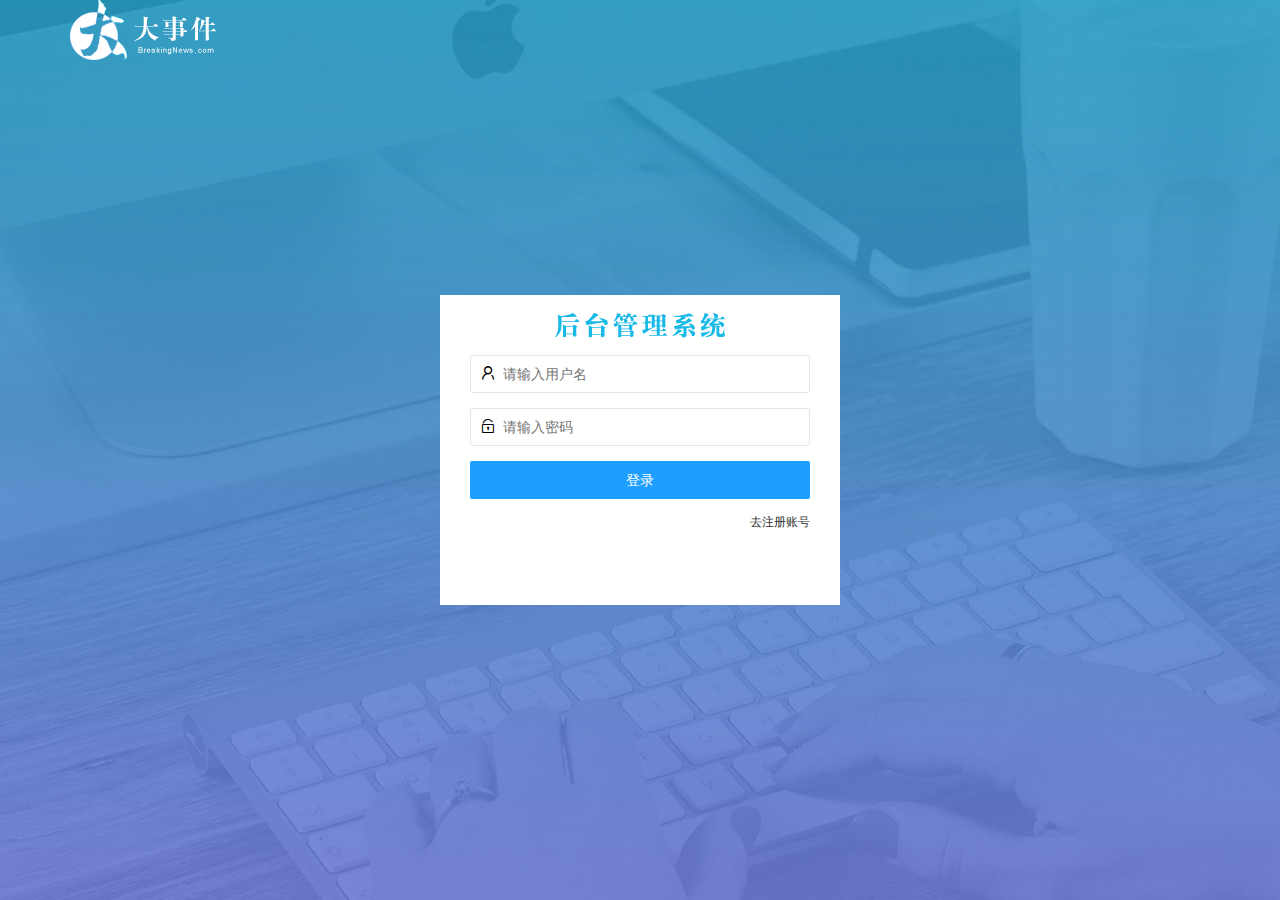
<file: login.html>
<!DOCTYPE html>
<html lang="en">
  <head>
    <meta charset="UTF-8" />
    <meta http-equiv="X-UA-Compatible" content="IE=edge" />
    <meta name="viewport" content="width=device-width, initial-scale=1.0" />
    <title>大事件-登录</title>
    <!-- 导入 LayUI 样式 -->
    <link rel="stylesheet" href="/assets/lib/layui/css/layui.css"/>
    <!-- 导入自定义样式 -->
    <link rel="stylesheet" href="/assets/css/login.css"/>
  </head>
  <body>
    <!-- 头部 logo 区域 -->
    <div class="layui-main">
      <img src="/assets/images/logo.png" alt="" />
    </div>

    <!-- 登录注册区域 -->
    <div class="loginAndRegBox">
      <div class="title-box"></div>
       <!-- 登录 -->
    <div class="login-box">
        <!-- <a href="javascript:;" id="link_reg">去注册账号</a> -->
        <form class="layui-form" id="form_login">
        
          <!-- 用户名 -->
          <div class="layui-form-item">
            <i class="layui-icon layui-icon-username"></i>
              <input
                     type="text"
                     name="username"
                     required
                     lay-verify="required"
                     placeholder="请输入用户名"
                     autocomplete="off"
                     class="layui-input"
                     />
          </div>
          
          <!-- 密码 -->
          <div class="layui-form-item">
            <i class="layui-icon layui-icon-password"></i>
              <input
                     type="password"
                     name="password"
                     required
                     lay-verify="required"
                     placeholder="请输入密码"
                     autocomplete="off"
                     class="layui-input"
                     />
          </div>
          
          <!-- 登录按钮 -->
          <div class="layui-form-item">
              <!-- 注意：表单提交按钮和普通按钮的区别，就是 lay-submit 属性 -->
              <button class="layui-btn layui-btn-normal layui-btn-fluid" lay-submit >
                  登录
              </button>
          </div>
          <div class="layui-form-item link">
              <a href="javascript:;" id="link_reg">去注册账号</a>
          </div>
      </form>
    </div>
    <!-- 注册 -->
    <div class="reg-box">
        <!-- <a href="javascript:;" id="link_login">去登录</a> -->
        <form class="layui-form" id="form_reg">
          <!-- 用户名 -->
          <div class="layui-form-item">
              <i class="layui-icon layui-icon-username"></i>
              <input
                     type="text"
                     name="username"
                     required
                     lay-verify="required"
                     placeholder="请输入用户名"
                     autocomplete="off"
                     class="layui-input"
                     />
          </div>
          
          <!-- 密码 -->
          <div class="layui-form-item">
              <i class="layui-icon layui-icon-password"></i>
              <input
                     type="password"
                     name="password"
                     required
                     lay-verify="required"
                     placeholder="请输入密码"
                     autocomplete="off"
                     class="layui-input"
                     />
          </div>
          
          <!-- 确认密码 -->
          <div class="layui-form-item">
              <i class="layui-icon layui-icon-password"></i>
              <input
                     type="password"
                     name="repassword"
                     required
                     lay-verify="required|pwd|repwd"
                     placeholder="再次确认密码"
                     autocomplete="off"
                     class="layui-input"
                     />
          </div>
          
          <!-- 注册按钮 -->
          <div class="layui-form-item">
              <!-- 注意：表单提交按钮和普通按钮的区别，就是 lay-submit 属性 -->
              <button class="layui-btn layui-btn-normal layui-btn-fluid" lay-submit >
                  注册
              </button>
          </div>
          <div class="layui-form-item link">
              <a href="javascript:;" id="link_login">去登录</a>
          </div>
      </form>
    </div>
    </div>

    <script src="/assets/lib/layui/layui.all.js"></script>
    <script src="/assets/lib/jquery.js"></script>
    <script src="/assets/js/baseAPI.js"></script>
    <script src="/assets/js/login.js"></script>
  </body>
</html>
</file>
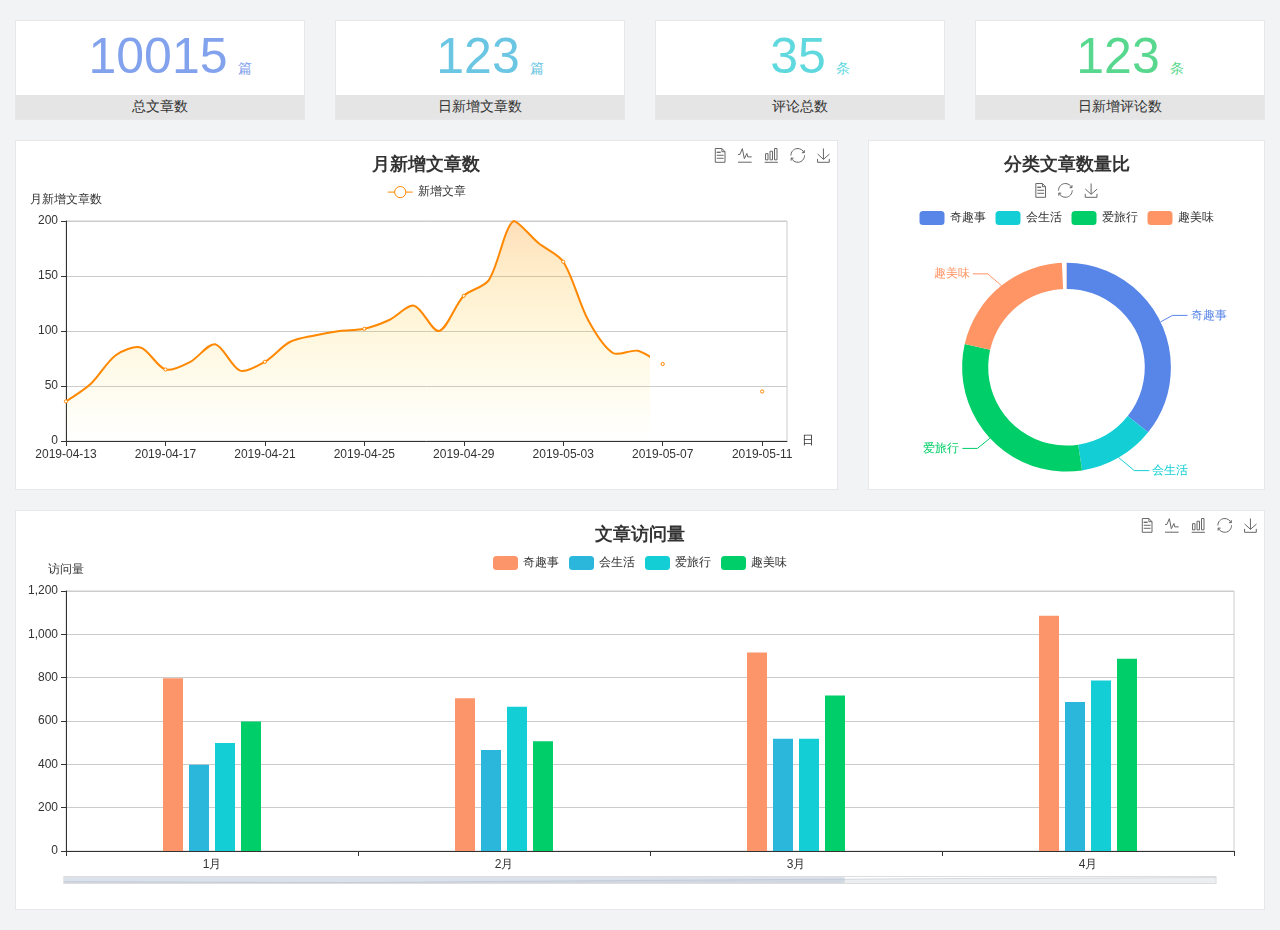
<file: home/dashboard.html>
<!DOCTYPE html>
<html lang="en">

<head>
  <meta charset="UTF-8">
  <meta name="viewport" content="width=device-width, initial-scale=1.0">
  <meta http-equiv="X-UA-Compatible" content="ie=edge">
  <title>图表统计</title>
  <link rel="stylesheet" href="../../assets/lib/bootstrap.css" />
  <link rel="stylesheet" href="../../assets/lib/main.css" />
  <script src="../../assets/lib/jquery.js"></script>
  <script type="text/javascript" src="../../assets/lib/echarts.min.js"></script>
</head>

<body>
  <div class="container-fluid">
    <div class="row spannel_list">
      <div class="col-sm-3 col-xs-6">
        <div class="spannel">
          <em>10015</em><span>篇</span>
          <b>总文章数</b>
        </div>
      </div>
      <div class="col-sm-3 col-xs-6">
        <div class="spannel scolor01">
          <em>123</em><span>篇</span>
          <b>日新增文章数</b>
        </div>
      </div>
      <div class="col-sm-3 col-xs-6">
        <div class="spannel scolor02">
          <em>35</em><span>条</span>
          <b>评论总数</b>
        </div>
      </div>
      <div class="col-sm-3 col-xs-6">
        <div class="spannel scolor03">
          <em>123</em><span>条</span>
          <b>日新增评论数</b>
        </div>
      </div>
    </div>
  </div>

  <div class="container-fluid">
    <div class="row curve-pie">
      <div class="col-lg-8 col-md-8">
        <div class="gragh_pannel" id="curve_show"></div>
      </div>
      <div class="col-lg-4 col-md-4">
        <div class="gragh_pannel" id="pie_show"></div>
      </div>
    </div>
  </div>

  <div class="container-fluid">
    <div class="column_pannel" id="column_show"></div>
  </div>

  <script>
    var oChart = echarts.init(document.getElementById('curve_show'));
    var aList_all = [
      { 'count': 36, 'date': '2019-04-13' },
      { 'count': 52, 'date': '2019-04-14' },
      { 'count': 78, 'date': '2019-04-15' },
      { 'count': 85, 'date': '2019-04-16' },
      { 'count': 65, 'date': '2019-04-17' },
      { 'count': 72, 'date': '2019-04-18' },
      { 'count': 88, 'date': '2019-04-19' },
      { 'count': 64, 'date': '2019-04-20' },
      { 'count': 72, 'date': '2019-04-21' },
      { 'count': 90, 'date': '2019-04-22' },
      { 'count': 96, 'date': '2019-04-23' },
      { 'count': 100, 'date': '2019-04-24' },
      { 'count': 102, 'date': '2019-04-25' },
      { 'count': 110, 'date': '2019-04-26' },
      { 'count': 123, 'date': '2019-04-27' },
      { 'count': 100, 'date': '2019-04-28' },
      { 'count': 132, 'date': '2019-04-29' },
      { 'count': 146, 'date': '2019-04-30' },
      { 'count': 200, 'date': '2019-05-01' },
      { 'count': 180, 'date': '2019-05-02' },
      { 'count': 163, 'date': '2019-05-03' },
      { 'count': 110, 'date': '2019-05-04' },
      { 'count': 80, 'date': '2019-05-05' },
      { 'count': 82, 'date': '2019-05-06' },
      { 'count': 70, 'date': '2019-05-07' },
      { 'count': 65, 'date': '2019-05-08' },
      { 'count': 54, 'date': '2019-05-09' },
      { 'count': 40, 'date': '2019-05-10' },
      { 'count': 45, 'date': '2019-05-11' },
      { 'count': 38, 'date': '2019-05-12' },
    ];

    let aCount = [];
    let aDate = [];

    for (var i = 0; i < aList_all.length; i++) {
      aCount.push(aList_all[i].count);
      aDate.push(aList_all[i].date);
    }

    var chartopt = {
      title: {
        text: '月新增文章数',
        left: 'center',
        top: '10'
      },
      tooltip: {
        trigger: 'axis'
      },
      legend: {
        data: ['新增文章'],
        top: '40'
      },
      toolbox: {
        show: true,
        feature: {
          mark: { show: true },
          dataView: { show: true, readOnly: false },
          magicType: { show: true, type: ['line', 'bar'] },
          restore: { show: true },
          saveAsImage: { show: true }
        }
      },
      calculable: true,
      xAxis: [
        {
          name: '日',
          type: 'category',
          boundaryGap: false,
          data: aDate
        }
      ],
      yAxis: [
        {
          name: '月新增文章数',
          type: 'value'
        }
      ],
      series: [
        {
          name: '新增文章',
          type: 'line',
          smooth: true,
          itemStyle: { normal: { areaStyle: { type: 'default' }, color: '#f80' }, lineStyle: { color: '#f80' } },
          data: aCount
        }],
      areaStyle: {
        normal: {
          color: new echarts.graphic.LinearGradient(0, 0, 0, 1, [{
            offset: 0,
            color: 'rgba(255,136,0,0.39)'
          }, {
            offset: .34,
            color: 'rgba(255,180,0,0.25)'
          }, {
            offset: 1,
            color: 'rgba(255,222,0,0.00)'
          }])

        }
      },
      grid: {
        show: true,
        x: 50,
        x2: 50,
        y: 80,
        height: 220
      }
    };

    oChart.setOption(chartopt);


    var oPie = echarts.init(document.getElementById('pie_show'));
    var oPieopt =
    {
      title: {
        top: 10,
        text: '分类文章数量比',
        x: 'center'
      },
      tooltip: {
        trigger: 'item',
        formatter: "{a} <br/>{b} : {c} ({d}%)"
      },
      color: ['#5885e8', '#13cfd5', '#00ce68', '#ff9565'],
      legend: {
        x: 'center',
        top: 65,
        data: ['奇趣事', '会生活', '爱旅行', '趣美味']
      },
      toolbox: {
        show: true,
        x: 'center',
        top: 35,
        feature: {
          mark: { show: true },
          dataView: { show: true, readOnly: false },
          magicType: {
            show: true,
            type: ['pie', 'funnel'],
            option: {
              funnel: {
                x: '25%',
                width: '50%',
                funnelAlign: 'left',
                max: 1548
              }
            }
          },
          restore: { show: true },
          saveAsImage: { show: true }
        }
      },
      calculable: true,
      series: [
        {
          name: '访问来源',
          type: 'pie',
          radius: ['45%', '60%'],
          center: ['50%', '65%'],
          data: [
            { value: 300, name: '奇趣事' },
            { value: 100, name: '会生活' },
            { value: 260, name: '爱旅行' },
            { value: 180, name: '趣美味' }
          ]
        }
      ]
    };
    oPie.setOption(oPieopt);



    var oColumn = this.echarts.init(document.getElementById('column_show'));
    var oColumnopt =
    {
      title: {
        text: '文章访问量',
        left: 'center',
        top: '10'
      },
      tooltip: {
        trigger: 'axis'
      },
      legend: {
        data: ['奇趣事', '会生活', '爱旅行', '趣美味'],
        top: '40'
      },
      toolbox: {
        show: true,
        feature: {
          mark: { show: true },
          dataView: { show: true, readOnly: false },
          magicType: { show: true, type: ['line', 'bar'] },
          restore: { show: true },
          saveAsImage: { show: true }
        }
      },
      calculable: true,
      xAxis: [
        {
          type: 'category',
          data: ['1月', '2月', '3月', '4月', '5月']
        }
      ],
      yAxis: [
        {
          name: '访问量',
          type: 'value'
        }
      ],
      series: [
        {
          name: '奇趣事',
          type: 'bar',
          barWidth: 20,
          itemStyle: {
            normal: { areaStyle: { type: 'default' }, color: '#fd956a' }
          },
          data: [800, 708, 920, 1090, 1200]
        },
        {
          name: '会生活',
          type: 'bar',
          barWidth: 20,
          itemStyle: {
            normal: { areaStyle: { type: 'default' }, color: '#2bb6db' }
          },
          data: [400, 468, 520, 690, 800]
        },
        {
          name: '爱旅行',
          type: 'bar',
          barWidth: 20,
          itemStyle: {
            normal: { areaStyle: { type: 'default' }, color: '#13cfd5' }
          },
          data: [500, 668, 520, 790, 900]
        },
        {
          name: '趣美味',
          type: 'bar',
          barWidth: 20,
          itemStyle: {
            normal: { areaStyle: { type: 'default' }, color: '#00ce68' }
          },
          data: [600, 508, 720, 890, 1000]
        }
      ],
      grid: {
        show: true,
        x: 50,
        x2: 30,
        y: 80,
        height: 260
      },
      dataZoom: [//给x轴设置滚动条
        {
          start: 0,//默认为0
          end: 100 - 1000 / 31,//默认为100
          type: 'slider',
          show: true,
          xAxisIndex: [0],
          handleSize: 0,//滑动条的 左右2个滑动条的大小
          height: 8,//组件高度
          left: 45, //左边的距离
          right: 50,//右边的距离
          bottom: 26,//右边的距离
          handleColor: '#ddd',//h滑动图标的颜色
          handleStyle: {
            borderColor: "#cacaca",
            borderWidth: "1",
            shadowBlur: 2,
            background: "#ddd",
            shadowColor: "#ddd",
          }
        }]
    };
    oColumn.setOption(oColumnopt);
  </script>
</body>

</html>
</file>
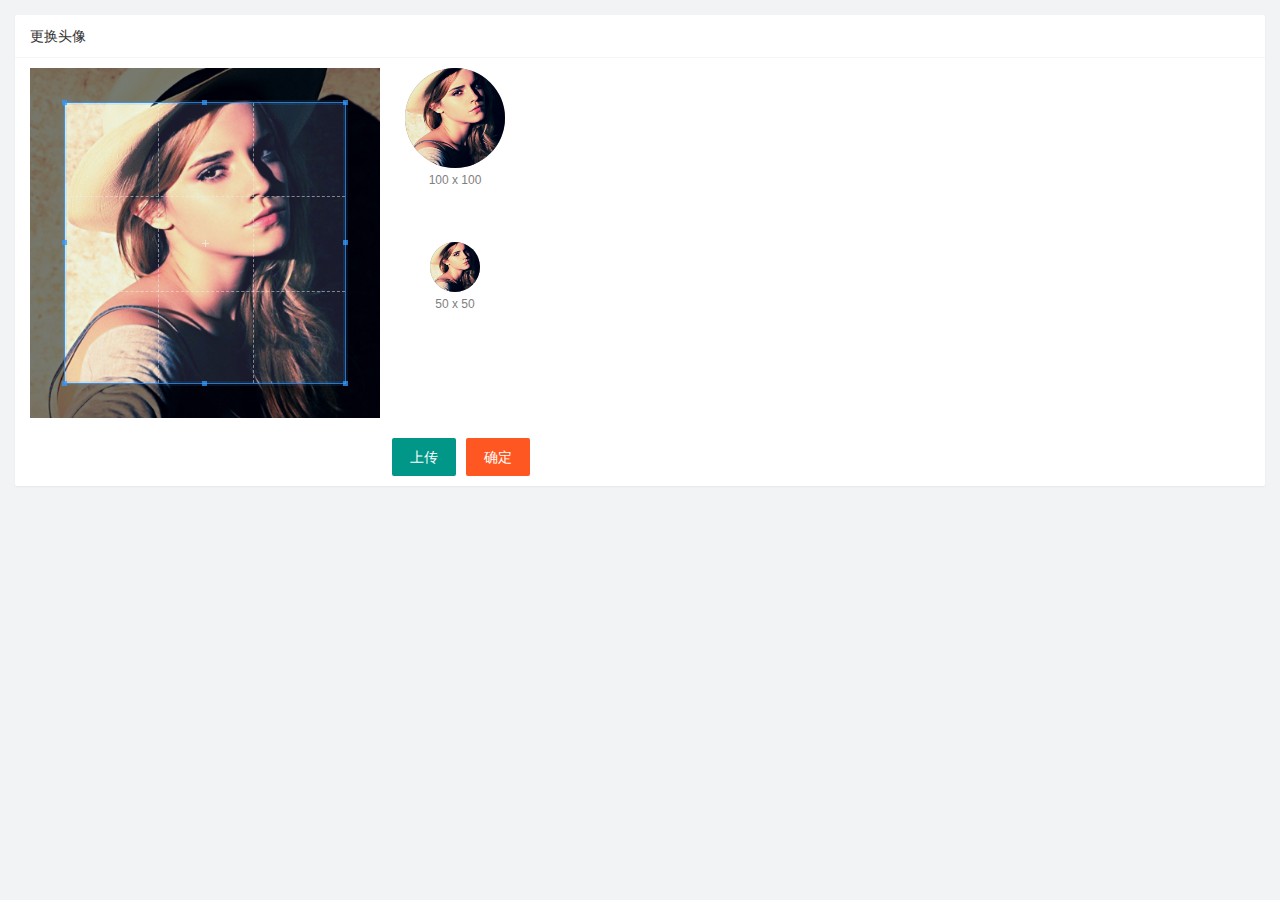
<file: user/user_avatar.html>
<!DOCTYPE html>
<html lang="en">
    <head>
        <meta charset="UTF-8" />
        <meta http-equiv="X-UA-Compatible" content="IE=edge" />
        <meta name="viewport" content="width=device-width, initial-scale=1.0" />
        <title>Document</title>
        <link rel="stylesheet" href="/assets/lib/layui/css/layui.css" />
        <link rel="stylesheet" href="/assets/lib/cropper/cropper.css" />
        <link rel="stylesheet" href="/assets/css/user/user_avatar.css" />
    </head>
    <body>
        <div class="layui-card">
            <div class="layui-card-header">更换头像</div>
            <div class="layui-card-body">
                <!-- 第一行的图片裁剪和预览区域 -->
<div class="row1">
    <!-- 图片裁剪区域 -->
    <div class="cropper-box">
        <!-- 这个 img 标签很重要，将来会把它初始化为裁剪区域 -->
        <img id="image" src="/assets/images/sample.jpg" />
    </div>
    <!-- 图片的预览区域 -->
    <div class="preview-box">
        <div>
            <!-- 宽高为 100px 的预览区域 -->
            <div class="img-preview w100"></div>
            <p class="size">100 x 100</p>
        </div>
        <div>
            <!-- 宽高为 50px 的预览区域 -->
            <div class="img-preview w50"></div>
            <p class="size">50 x 50</p>
        </div>
    </div>
</div>
    <!-- 第二行的按钮区域 -->
    <div class="row2">
        <input type="file" name="" id="file" accept="image/png,image/jpeg"/>
        <button type="button" class="layui-btn" id="btnChooseImage">上传</button>
        <button type="button" class="layui-btn layui-btn-danger" id="btnUpload">确定</button>
    </div>
            </div>
        </div>
        <script src="/assets/lib/layui/layui.all.js"></script>
        <script src="/assets/lib/jquery.js"></script>
        <script src="/assets/lib/cropper/Cropper.js"></script>
        <script src="/assets/lib/cropper/jquery-cropper.js"></script>
        <script src="/assets/js/baseAPI.js"></script>
        <script src="/assets/js/user/user_avatar.js"></script>
    </body>
</html>
</file>
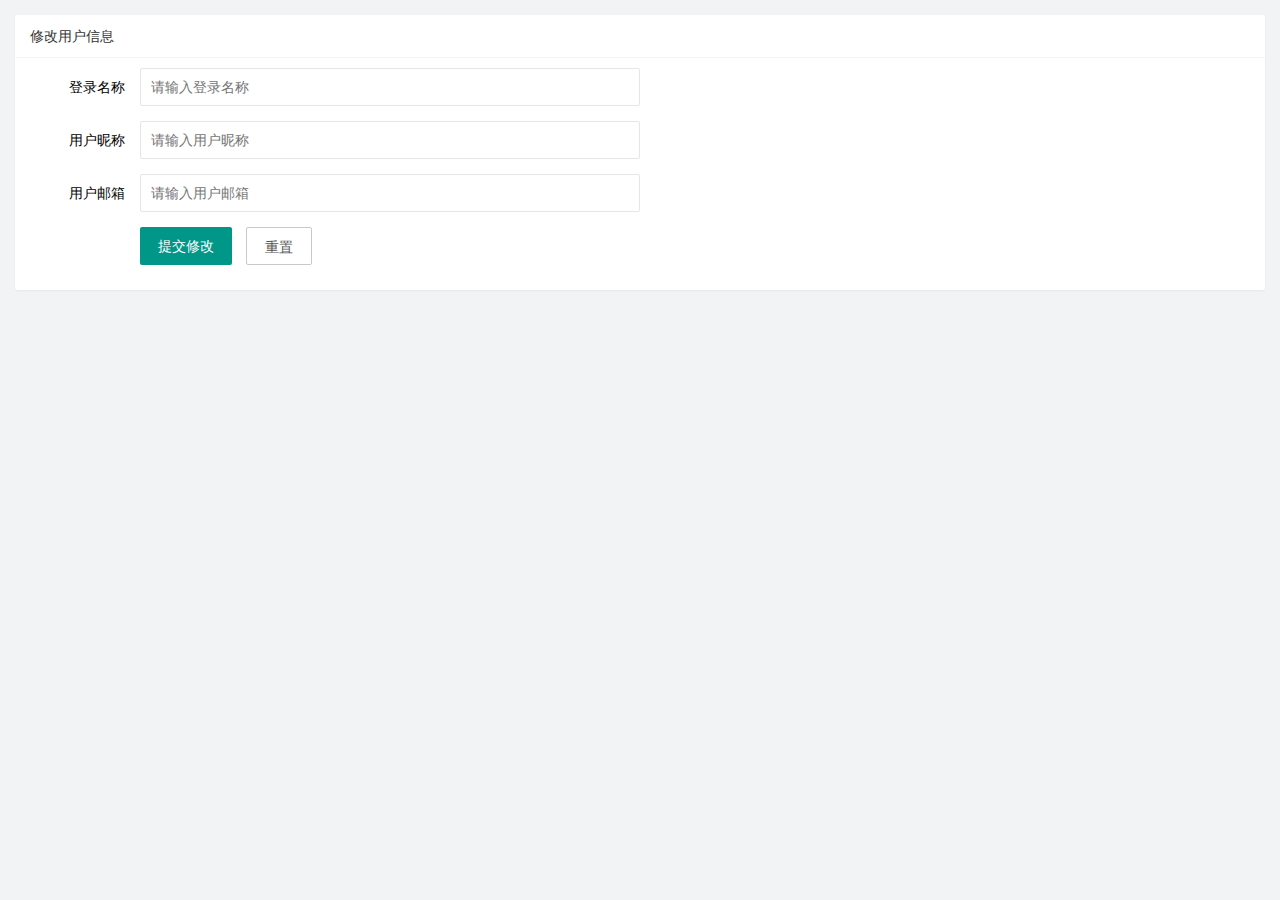
<file: user/user_info.html>
<!DOCTYPE html>
<html lang="en">
    <head>
        <meta charset="UTF-8" />
        <meta http-equiv="X-UA-Compatible" content="IE=edge" />
        <meta name="viewport" content="width=device-width, initial-scale=1.0" />
        <title>Document</title>
        <link rel="stylesheet" href="/assets/lib/layui/css/layui.css">
        <link rel="stylesheet" href="/assets/css/user/user_info.css" />
    </head>
    <body>
        <div class="layui-card">
            <div class="layui-card-header">修改用户信息</div>
            <div class="layui-card-body">
             <!-- form 表单 -->
 <form class="layui-form" action="" lay-filter="formUserInfo">
      <!-- 隐藏域 -->
    <input type="hidden" name="id">
    <div class="layui-form-item">
        <label class="layui-form-label">登录名称</label>
        <div class="layui-input-block">
            <input
                   type="text"
                   name="username"
                   required
                   readonly
                   lay-verify="required"
                   placeholder="请输入登录名称"
                   autocomplete="off"
                   class="layui-input"
                   />
        </div>
    </div>
    <div class="layui-form-item">
        <label class="layui-form-label">用户昵称</label>
        <div class="layui-input-block">
            <input
                   type="text"
                   name="nickname"
                   required
                   lay-verify="required|nickname"
                   placeholder="请输入用户昵称"
                   autocomplete="off"
                   class="layui-input"
                   />
        </div>
    </div>
    <div class="layui-form-item">
        <label class="layui-form-label">用户邮箱</label>
        <div class="layui-input-block">
            <input
                   type="text"
                   name="email"
                   required
                   lay-verify="required|email"
                   placeholder="请输入用户邮箱"
                   autocomplete="off"
                   class="layui-input"
                   />
        </div>
    </div>
    <div class="layui-form-item">
        <div class="layui-input-block">
            <button class="layui-btn" lay-submit lay-filter="formDemo">提交修改</button>
            <button type="reset" class="layui-btn layui-btn-primary" id="btnReset">重置</button>
        </div>
    </div>
</form>
            </div>
        </div>

        <script src="/assets/lib/layui/layui.all.js"></script>
        <script src="/assets/lib/jquery.js"></script>
        <script src="/assets/js/baseAPI.js"></script>
        <script src="/assets/js/user/user_info.js"></script>
    </body>
</html>
</file>
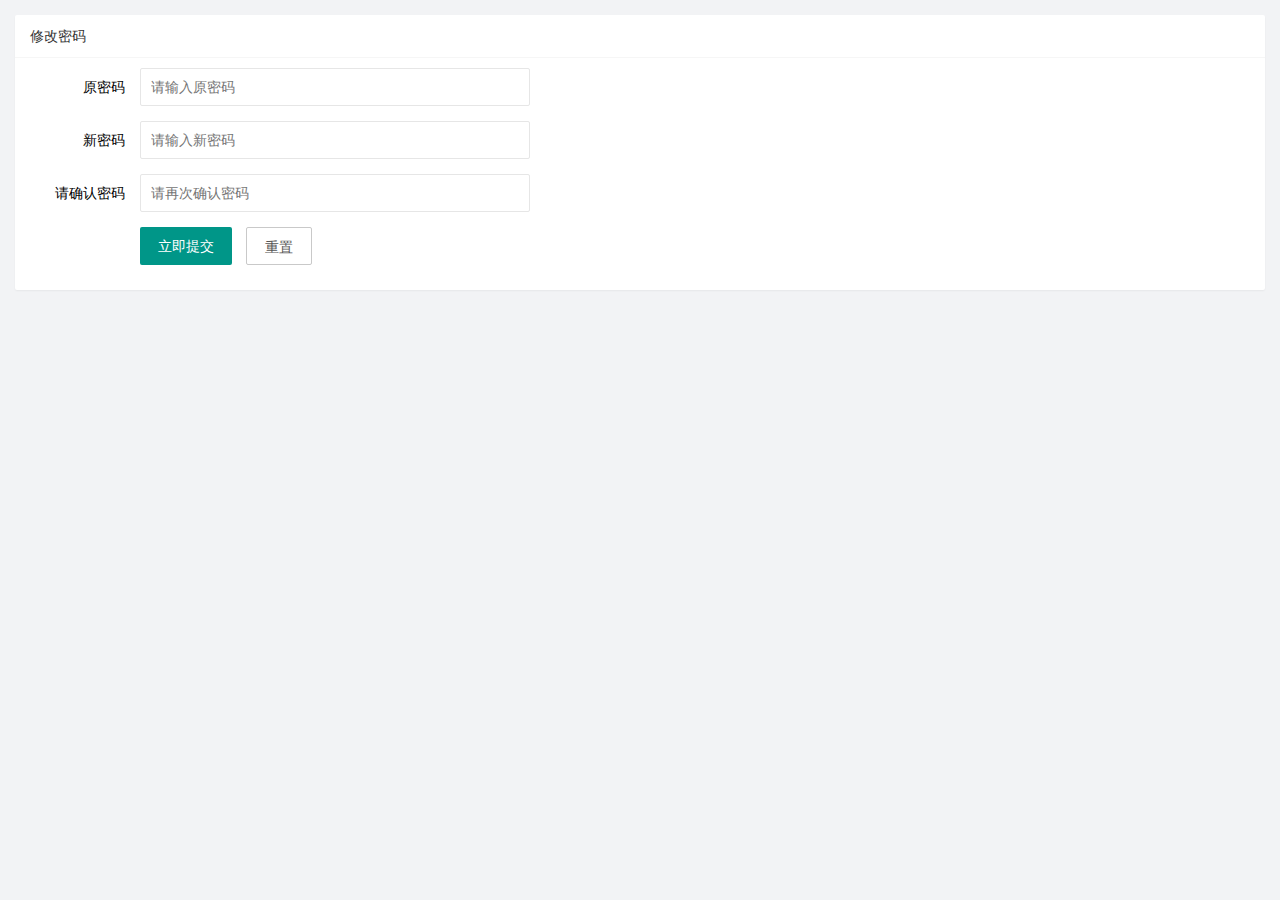
<file: user/user_pwd.html>
<!DOCTYPE html>
<html lang="en">
  <head>
    <meta charset="UTF-8" />
    <meta http-equiv="X-UA-Compatible" content="IE=edge" />
    <meta name="viewport" content="width=device-width, initial-scale=1.0" />
    <title>Document</title>
    <link rel="stylesheet" href="/assets/lib/layui/css/layui.css" />
    <link rel="stylesheet" href="/assets/css/user/user_pwd.css" />
  </head>
  <body>
    <div class="layui-card">
      <div class="layui-card-header">修改密码</div>
      <div class="layui-card-body">
        <form class="layui-form">
          <div class="layui-form-item">
            <label class="layui-form-label">原密码</label>
            <div class="layui-input-block">
              <input
                type="password"
                name="oldPwd"
                required
                lay-verify="required|pwd"
                placeholder="请输入原密码"
                autocomplete="off"
                class="layui-input"
              />
            </div>
          </div>
          <div class="layui-form-item">
            <label class="layui-form-label">新密码</label>
            <div class="layui-input-block">
              <input
                type="password"
                name="newPwd"
                required
                lay-verify="required|pwd|samePwd"
                placeholder="请输入新密码"
                autocomplete="off"
                class="layui-input"
              />
            </div>
          </div>
          <div class="layui-form-item">
            <label class="layui-form-label">请确认密码</label>
            <div class="layui-input-block">
              <input
                type="password"
                name="rePwd"
                required
                lay-verify="required|pwd|rePwd"
                placeholder="请再次确认密码"
                autocomplete="off"
                class="layui-input"
              />
            </div>
          </div>
          <div class="layui-form-item">
            <div class="layui-input-block">
              <button class="layui-btn" lay-submit lay-filter="formDemo">
                立即提交
              </button>
              <button type="reset" class="layui-btn layui-btn-primary">
                重置
              </button>
            </div>
          </div>
        </form>
      </div>
    </div>

    <!-- 导入 layui 的 js -->
<script src="/assets/lib/layui/layui.all.js"></script>
<!-- 导入 jQuery -->
<script src="/assets/lib/jquery.js"></script>
<!-- 导入 baseAPI -->
<script src="/assets/js/baseAPI.js"></script>
<!-- 导入自己的 js -->
<script src="/assets/js/user/user_pwd.js"></script>
  </body>
</html>
</file>
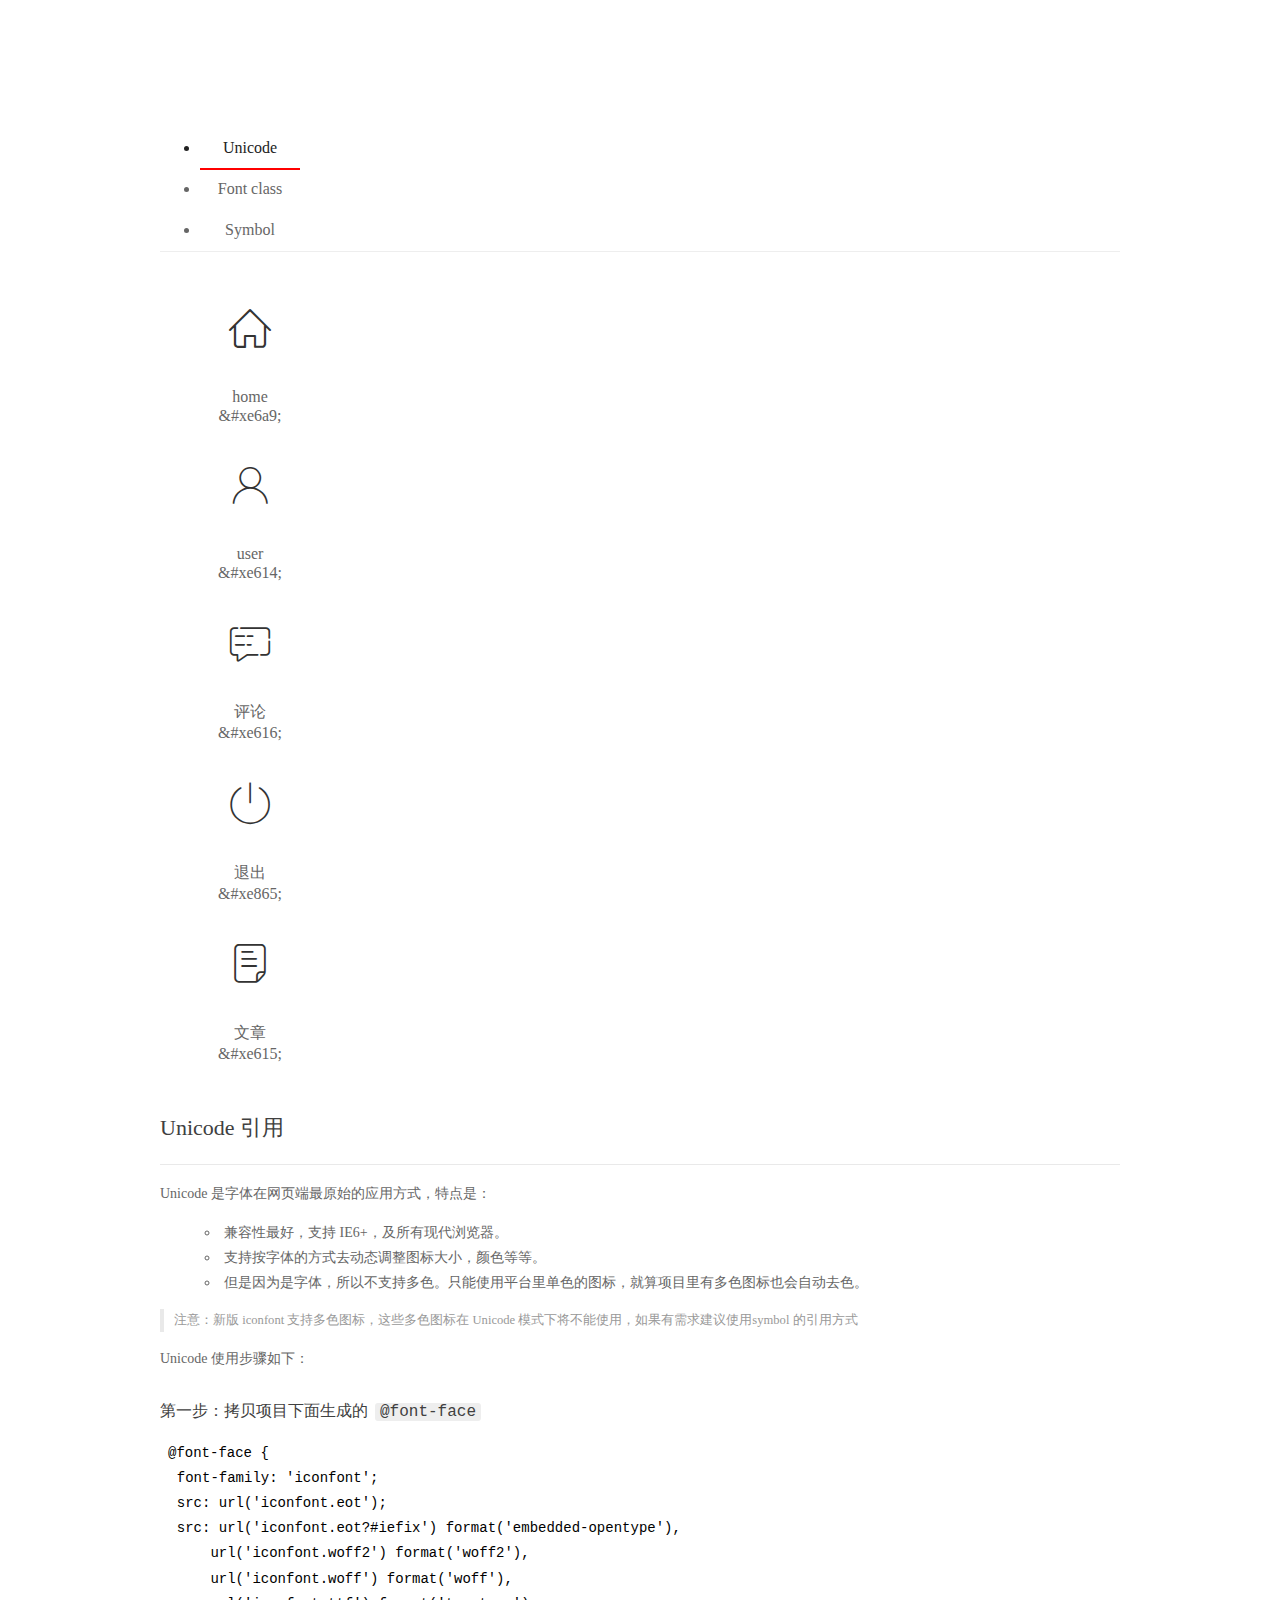
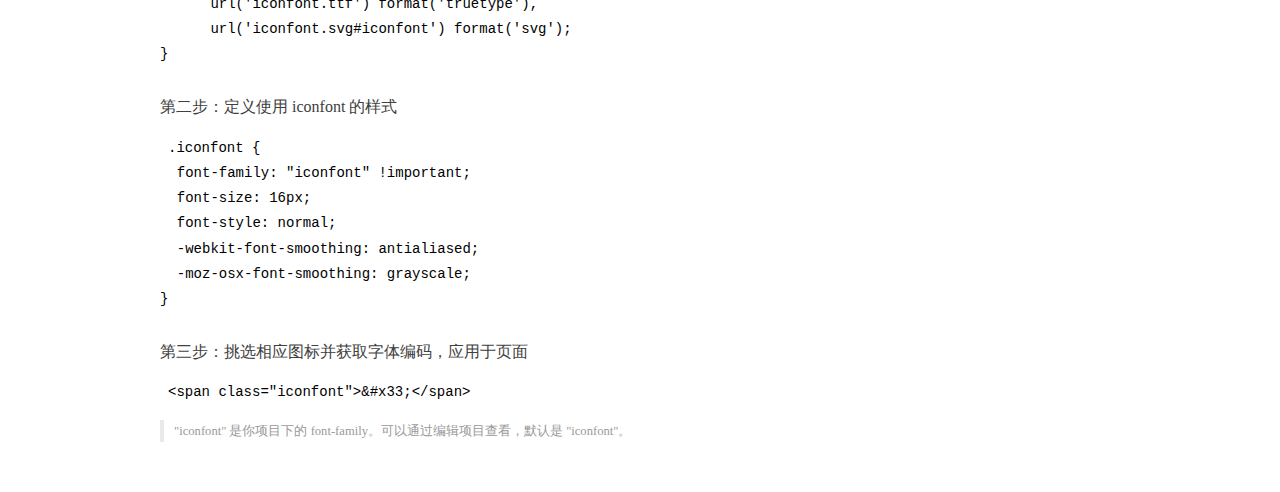
<file: assets/fonts/demo_index.html>
<!DOCTYPE html>
<html>
<head>
  <meta charset="utf-8"/>
  <title>IconFont Demo</title>
  <link rel="shortcut icon" href="https://gtms04.alicdn.com/tps/i4/TB1_oz6GVXXXXaFXpXXJDFnIXXX-64-64.ico" type="image/x-icon"/>
  <link rel="stylesheet" href="https://g.alicdn.com/thx/cube/1.3.2/cube.min.css">
  <link rel="stylesheet" href="demo.css">
  <link rel="stylesheet" href="iconfont.css">
  <script src="iconfont.js"></script>
  <!-- jQuery -->
  <script src="https://a1.alicdn.com/oss/uploads/2018/12/26/7bfddb60-08e8-11e9-9b04-53e73bb6408b.js"></script>
  <!-- 代码高亮 -->
  <script src="https://a1.alicdn.com/oss/uploads/2018/12/26/a3f714d0-08e6-11e9-8a15-ebf944d7534c.js"></script>
</head>
<body>
  <div class="main">
    <h1 class="logo"><a href="https://www.iconfont.cn/" title="iconfont 首页" target="_blank">&#xe86b;</a></h1>
    <div class="nav-tabs">
      <ul id="tabs" class="dib-box">
        <li class="dib active"><span>Unicode</span></li>
        <li class="dib"><span>Font class</span></li>
        <li class="dib"><span>Symbol</span></li>
      </ul>
      
    </div>
    <div class="tab-container">
      <div class="content unicode" style="display: block;">
          <ul class="icon_lists dib-box">
          
            <li class="dib">
              <span class="icon iconfont">&#xe6a9;</span>
                <div class="name">home</div>
                <div class="code-name">&amp;#xe6a9;</div>
              </li>
          
            <li class="dib">
              <span class="icon iconfont">&#xe614;</span>
                <div class="name">user</div>
                <div class="code-name">&amp;#xe614;</div>
              </li>
          
            <li class="dib">
              <span class="icon iconfont">&#xe616;</span>
                <div class="name">评论</div>
                <div class="code-name">&amp;#xe616;</div>
              </li>
          
            <li class="dib">
              <span class="icon iconfont">&#xe865;</span>
                <div class="name">退出</div>
                <div class="code-name">&amp;#xe865;</div>
              </li>
          
            <li class="dib">
              <span class="icon iconfont">&#xe615;</span>
                <div class="name">文章</div>
                <div class="code-name">&amp;#xe615;</div>
              </li>
          
          </ul>
          <div class="article markdown">
          <h2 id="unicode-">Unicode 引用</h2>
          <hr>

          <p>Unicode 是字体在网页端最原始的应用方式，特点是：</p>
          <ul>
            <li>兼容性最好，支持 IE6+，及所有现代浏览器。</li>
            <li>支持按字体的方式去动态调整图标大小，颜色等等。</li>
            <li>但是因为是字体，所以不支持多色。只能使用平台里单色的图标，就算项目里有多色图标也会自动去色。</li>
          </ul>
          <blockquote>
            <p>注意：新版 iconfont 支持多色图标，这些多色图标在 Unicode 模式下将不能使用，如果有需求建议使用symbol 的引用方式</p>
          </blockquote>
          <p>Unicode 使用步骤如下：</p>
          <h3 id="-font-face">第一步：拷贝项目下面生成的 <code>@font-face</code></h3>
<pre><code class="language-css"
>@font-face {
  font-family: 'iconfont';
  src: url('iconfont.eot');
  src: url('iconfont.eot?#iefix') format('embedded-opentype'),
      url('iconfont.woff2') format('woff2'),
      url('iconfont.woff') format('woff'),
      url('iconfont.ttf') format('truetype'),
      url('iconfont.svg#iconfont') format('svg');
}
</code></pre>
          <h3 id="-iconfont-">第二步：定义使用 iconfont 的样式</h3>
<pre><code class="language-css"
>.iconfont {
  font-family: "iconfont" !important;
  font-size: 16px;
  font-style: normal;
  -webkit-font-smoothing: antialiased;
  -moz-osx-font-smoothing: grayscale;
}
</code></pre>
          <h3 id="-">第三步：挑选相应图标并获取字体编码，应用于页面</h3>
<pre>
<code class="language-html"
>&lt;span class="iconfont"&gt;&amp;#x33;&lt;/span&gt;
</code></pre>
          <blockquote>
            <p>"iconfont" 是你项目下的 font-family。可以通过编辑项目查看，默认是 "iconfont"。</p>
          </blockquote>
          </div>
      </div>
      <div class="content font-class">
        <ul class="icon_lists dib-box">
          
          <li class="dib">
            <span class="icon iconfont icon-home"></span>
            <div class="name">
              home
            </div>
            <div class="code-name">.icon-home
            </div>
          </li>
          
          <li class="dib">
            <span class="icon iconfont icon-user"></span>
            <div class="name">
              user
            </div>
            <div class="code-name">.icon-user
            </div>
          </li>
          
          <li class="dib">
            <span class="icon iconfont icon-pinglun"></span>
            <div class="name">
              评论
            </div>
            <div class="code-name">.icon-pinglun
            </div>
          </li>
          
          <li class="dib">
            <span class="icon iconfont icon-tuichu"></span>
            <div class="name">
              退出
            </div>
            <div class="code-name">.icon-tuichu
            </div>
          </li>
          
          <li class="dib">
            <span class="icon iconfont icon-16"></span>
            <div class="name">
              文章
            </div>
            <div class="code-name">.icon-16
            </div>
          </li>
          
        </ul>
        <div class="article markdown">
        <h2 id="font-class-">font-class 引用</h2>
        <hr>

        <p>font-class 是 Unicode 使用方式的一种变种，主要是解决 Unicode 书写不直观，语意不明确的问题。</p>
        <p>与 Unicode 使用方式相比，具有如下特点：</p>
        <ul>
          <li>兼容性良好，支持 IE8+，及所有现代浏览器。</li>
          <li>相比于 Unicode 语意明确，书写更直观。可以很容易分辨这个 icon 是什么。</li>
          <li>因为使用 class 来定义图标，所以当要替换图标时，只需要修改 class 里面的 Unicode 引用。</li>
          <li>不过因为本质上还是使用的字体，所以多色图标还是不支持的。</li>
        </ul>
        <p>使用步骤如下：</p>
        <h3 id="-fontclass-">第一步：引入项目下面生成的 fontclass 代码：</h3>
<pre><code class="language-html">&lt;link rel="stylesheet" href="./iconfont.css"&gt;
</code></pre>
        <h3 id="-">第二步：挑选相应图标并获取类名，应用于页面：</h3>
<pre><code class="language-html">&lt;span class="iconfont icon-xxx"&gt;&lt;/span&gt;
</code></pre>
        <blockquote>
          <p>"
            iconfont" 是你项目下的 font-family。可以通过编辑项目查看，默认是 "iconfont"。</p>
        </blockquote>
      </div>
      </div>
      <div class="content symbol">
          <ul class="icon_lists dib-box">
          
            <li class="dib">
                <svg class="icon svg-icon" aria-hidden="true">
                  <use xlink:href="#icon-home"></use>
                </svg>
                <div class="name">home</div>
                <div class="code-name">#icon-home</div>
            </li>
          
            <li class="dib">
                <svg class="icon svg-icon" aria-hidden="true">
                  <use xlink:href="#icon-user"></use>
                </svg>
                <div class="name">user</div>
                <div class="code-name">#icon-user</div>
            </li>
          
            <li class="dib">
                <svg class="icon svg-icon" aria-hidden="true">
                  <use xlink:href="#icon-pinglun"></use>
                </svg>
                <div class="name">评论</div>
                <div class="code-name">#icon-pinglun</div>
            </li>
          
            <li class="dib">
                <svg class="icon svg-icon" aria-hidden="true">
                  <use xlink:href="#icon-tuichu"></use>
                </svg>
                <div class="name">退出</div>
                <div class="code-name">#icon-tuichu</div>
            </li>
          
            <li class="dib">
                <svg class="icon svg-icon" aria-hidden="true">
                  <use xlink:href="#icon-16"></use>
                </svg>
                <div class="name">文章</div>
                <div class="code-name">#icon-16</div>
            </li>
          
          </ul>
          <div class="article markdown">
          <h2 id="symbol-">Symbol 引用</h2>
          <hr>

          <p>这是一种全新的使用方式，应该说这才是未来的主流，也是平台目前推荐的用法。相关介绍可以参考这篇<a href="">文章</a>
            这种用法其实是做了一个 SVG 的集合，与另外两种相比具有如下特点：</p>
          <ul>
            <li>支持多色图标了，不再受单色限制。</li>
            <li>通过一些技巧，支持像字体那样，通过 <code>font-size</code>, <code>color</code> 来调整样式。</li>
            <li>兼容性较差，支持 IE9+，及现代浏览器。</li>
            <li>浏览器渲染 SVG 的性能一般，还不如 png。</li>
          </ul>
          <p>使用步骤如下：</p>
          <h3 id="-symbol-">第一步：引入项目下面生成的 symbol 代码：</h3>
<pre><code class="language-html">&lt;script src="./iconfont.js"&gt;&lt;/script&gt;
</code></pre>
          <h3 id="-css-">第二步：加入通用 CSS 代码（引入一次就行）：</h3>
<pre><code class="language-html">&lt;style&gt;
.icon {
  width: 1em;
  height: 1em;
  vertical-align: -0.15em;
  fill: currentColor;
  overflow: hidden;
}
&lt;/style&gt;
</code></pre>
          <h3 id="-">第三步：挑选相应图标并获取类名，应用于页面：</h3>
<pre><code class="language-html">&lt;svg class="icon" aria-hidden="true"&gt;
  &lt;use xlink:href="#icon-xxx"&gt;&lt;/use&gt;
&lt;/svg&gt;
</code></pre>
          </div>
      </div>

    </div>
  </div>
  <script>
  $(document).ready(function () {
      $('.tab-container .content:first').show()

      $('#tabs li').click(function (e) {
        var tabContent = $('.tab-container .content')
        var index = $(this).index()

        if ($(this).hasClass('active')) {
          return
        } else {
          $('#tabs li').removeClass('active')
          $(this).addClass('active')

          tabContent.hide().eq(index).fadeIn()
        }
      })
    })
  </script>
</body>
</html>
</file>
<file: assets/lib/layui/css/layui.css>
/** layui-v2.5.5 MIT License By https://www.layui.com */
 .layui-inline,img{display:inline-block;vertical-align:middle}h1,h2,h3,h4,h5,h6{font-weight:400}.layui-edge,.layui-header,.layui-inline,.layui-main{position:relative}.layui-body,.layui-edge,.layui-elip{overflow:hidden}.layui-btn,.layui-edge,.layui-inline,img{vertical-align:middle}.layui-btn,.layui-disabled,.layui-icon,.layui-unselect{-moz-user-select:none;-webkit-user-select:none;-ms-user-select:none}.layui-elip,.layui-form-checkbox span,.layui-form-pane .layui-form-label{text-overflow:ellipsis;white-space:nowrap}.layui-breadcrumb,.layui-tree-btnGroup{visibility:hidden}blockquote,body,button,dd,div,dl,dt,form,h1,h2,h3,h4,h5,h6,input,li,ol,p,pre,td,textarea,th,ul{margin:0;padding:0;-webkit-tap-highlight-color:rgba(0,0,0,0)}a:active,a:hover{outline:0}img{border:none}li{list-style:none}table{border-collapse:collapse;border-spacing:0}h4,h5,h6{font-size:100%}button,input,optgroup,option,select,textarea{font-family:inherit;font-size:inherit;font-style:inherit;font-weight:inherit;outline:0}pre{white-space:pre-wrap;white-space:-moz-pre-wrap;white-space:-pre-wrap;white-space:-o-pre-wrap;word-wrap:break-word}body{line-height:24px;font:14px Helvetica Neue,Helvetica,PingFang SC,Tahoma,Arial,sans-serif}hr{height:1px;margin:10px 0;border:0;clear:both}a{color:#333;text-decoration:none}a:hover{color:#777}a cite{font-style:normal;*cursor:pointer}.layui-border-box,.layui-border-box *{box-sizing:border-box}.layui-box,.layui-box *{box-sizing:content-box}.layui-clear{clear:both;*zoom:1}.layui-clear:after{content:'\20';clear:both;*zoom:1;display:block;height:0}.layui-inline{*display:inline;*zoom:1}.layui-edge{display:inline-block;width:0;height:0;border-width:6px;border-style:dashed;border-color:transparent}.layui-edge-top{top:-4px;border-bottom-color:#999;border-bottom-style:solid}.layui-edge-right{border-left-color:#999;border-left-style:solid}.layui-edge-bottom{top:2px;border-top-color:#999;border-top-style:solid}.layui-edge-left{border-right-color:#999;border-right-style:solid}.layui-disabled,.layui-disabled:hover{color:#d2d2d2!important;cursor:not-allowed!important}.layui-circle{border-radius:100%}.layui-show{display:block!important}.layui-hide{display:none!important}@font-face{font-family:layui-icon;src:url(../font/iconfont.eot?v=250);src:url(../font/iconfont.eot?v=250#iefix) format('embedded-opentype'),url(../font/iconfont.woff2?v=250) format('woff2'),url(../font/iconfont.woff?v=250) format('woff'),url(../font/iconfont.ttf?v=250) format('truetype'),url(../font/iconfont.svg?v=250#layui-icon) format('svg')}.layui-icon{font-family:layui-icon!important;font-size:16px;font-style:normal;-webkit-font-smoothing:antialiased;-moz-osx-font-smoothing:grayscale}.layui-icon-reply-fill:before{content:"\e611"}.layui-icon-set-fill:before{content:"\e614"}.layui-icon-menu-fill:before{content:"\e60f"}.layui-icon-search:before{content:"\e615"}.layui-icon-share:before{content:"\e641"}.layui-icon-set-sm:before{content:"\e620"}.layui-icon-engine:before{content:"\e628"}.layui-icon-close:before{content:"\1006"}.layui-icon-close-fill:before{content:"\1007"}.layui-icon-chart-screen:before{content:"\e629"}.layui-icon-star:before{content:"\e600"}.layui-icon-circle-dot:before{content:"\e617"}.layui-icon-chat:before{content:"\e606"}.layui-icon-release:before{content:"\e609"}.layui-icon-list:before{content:"\e60a"}.layui-icon-chart:before{content:"\e62c"}.layui-icon-ok-circle:before{content:"\1005"}.layui-icon-layim-theme:before{content:"\e61b"}.layui-icon-table:before{content:"\e62d"}.layui-icon-right:before{content:"\e602"}.layui-icon-left:before{content:"\e603"}.layui-icon-cart-simple:before{content:"\e698"}.layui-icon-face-cry:before{content:"\e69c"}.layui-icon-face-smile:before{content:"\e6af"}.layui-icon-survey:before{content:"\e6b2"}.layui-icon-tree:before{content:"\e62e"}.layui-icon-upload-circle:before{content:"\e62f"}.layui-icon-add-circle:before{content:"\e61f"}.layui-icon-download-circle:before{content:"\e601"}.layui-icon-templeate-1:before{content:"\e630"}.layui-icon-util:before{content:"\e631"}.layui-icon-face-surprised:before{content:"\e664"}.layui-icon-edit:before{content:"\e642"}.layui-icon-speaker:before{content:"\e645"}.layui-icon-down:before{content:"\e61a"}.layui-icon-file:before{content:"\e621"}.layui-icon-layouts:before{content:"\e632"}.layui-icon-rate-half:before{content:"\e6c9"}.layui-icon-add-circle-fine:before{content:"\e608"}.layui-icon-prev-circle:before{content:"\e633"}.layui-icon-read:before{content:"\e705"}.layui-icon-404:before{content:"\e61c"}.layui-icon-carousel:before{content:"\e634"}.layui-icon-help:before{content:"\e607"}.layui-icon-code-circle:before{content:"\e635"}.layui-icon-water:before{content:"\e636"}.layui-icon-username:before{content:"\e66f"}.layui-icon-find-fill:before{content:"\e670"}.layui-icon-about:before{content:"\e60b"}.layui-icon-location:before{content:"\e715"}.layui-icon-up:before{content:"\e619"}.layui-icon-pause:before{content:"\e651"}.layui-icon-date:before{content:"\e637"}.layui-icon-layim-uploadfile:before{content:"\e61d"}.layui-icon-delete:before{content:"\e640"}.layui-icon-play:before{content:"\e652"}.layui-icon-top:before{content:"\e604"}.layui-icon-friends:before{content:"\e612"}.layui-icon-refresh-3:before{content:"\e9aa"}.layui-icon-ok:before{content:"\e605"}.layui-icon-layer:before{content:"\e638"}.layui-icon-face-smile-fine:before{content:"\e60c"}.layui-icon-dollar:before{content:"\e659"}.layui-icon-group:before{content:"\e613"}.layui-icon-layim-download:before{content:"\e61e"}.layui-icon-picture-fine:before{content:"\e60d"}.layui-icon-link:before{content:"\e64c"}.layui-icon-diamond:before{content:"\e735"}.layui-icon-log:before{content:"\e60e"}.layui-icon-rate-solid:before{content:"\e67a"}.layui-icon-fonts-del:before{content:"\e64f"}.layui-icon-unlink:before{content:"\e64d"}.layui-icon-fonts-clear:before{content:"\e639"}.layui-icon-triangle-r:before{content:"\e623"}.layui-icon-circle:before{content:"\e63f"}.layui-icon-radio:before{content:"\e643"}.layui-icon-align-center:before{content:"\e647"}.layui-icon-align-right:before{content:"\e648"}.layui-icon-align-left:before{content:"\e649"}.layui-icon-loading-1:before{content:"\e63e"}.layui-icon-return:before{content:"\e65c"}.layui-icon-fonts-strong:before{content:"\e62b"}.layui-icon-upload:before{content:"\e67c"}.layui-icon-dialogue:before{content:"\e63a"}.layui-icon-video:before{content:"\e6ed"}.layui-icon-headset:before{content:"\e6fc"}.layui-icon-cellphone-fine:before{content:"\e63b"}.layui-icon-add-1:before{content:"\e654"}.layui-icon-face-smile-b:before{content:"\e650"}.layui-icon-fonts-html:before{content:"\e64b"}.layui-icon-form:before{content:"\e63c"}.layui-icon-cart:before{content:"\e657"}.layui-icon-camera-fill:before{content:"\e65d"}.layui-icon-tabs:before{content:"\e62a"}.layui-icon-fonts-code:before{content:"\e64e"}.layui-icon-fire:before{content:"\e756"}.layui-icon-set:before{content:"\e716"}.layui-icon-fonts-u:before{content:"\e646"}.layui-icon-triangle-d:before{content:"\e625"}.layui-icon-tips:before{content:"\e702"}.layui-icon-picture:before{content:"\e64a"}.layui-icon-more-vertical:before{content:"\e671"}.layui-icon-flag:before{content:"\e66c"}.layui-icon-loading:before{content:"\e63d"}.layui-icon-fonts-i:before{content:"\e644"}.layui-icon-refresh-1:before{content:"\e666"}.layui-icon-rmb:before{content:"\e65e"}.layui-icon-home:before{content:"\e68e"}.layui-icon-user:before{content:"\e770"}.layui-icon-notice:before{content:"\e667"}.layui-icon-login-weibo:before{content:"\e675"}.layui-icon-voice:before{content:"\e688"}.layui-icon-upload-drag:before{content:"\e681"}.layui-icon-login-qq:before{content:"\e676"}.layui-icon-snowflake:before{content:"\e6b1"}.layui-icon-file-b:before{content:"\e655"}.layui-icon-template:before{content:"\e663"}.layui-icon-auz:before{content:"\e672"}.layui-icon-console:before{content:"\e665"}.layui-icon-app:before{content:"\e653"}.layui-icon-prev:before{content:"\e65a"}.layui-icon-website:before{content:"\e7ae"}.layui-icon-next:before{content:"\e65b"}.layui-icon-component:before{content:"\e857"}.layui-icon-more:before{content:"\e65f"}.layui-icon-login-wechat:before{content:"\e677"}.layui-icon-shrink-right:before{content:"\e668"}.layui-icon-spread-left:before{content:"\e66b"}.layui-icon-camera:before{content:"\e660"}.layui-icon-note:before{content:"\e66e"}.layui-icon-refresh:before{content:"\e669"}.layui-icon-female:before{content:"\e661"}.layui-icon-male:before{content:"\e662"}.layui-icon-password:before{content:"\e673"}.layui-icon-senior:before{content:"\e674"}.layui-icon-theme:before{content:"\e66a"}.layui-icon-tread:before{content:"\e6c5"}.layui-icon-praise:before{content:"\e6c6"}.layui-icon-star-fill:before{content:"\e658"}.layui-icon-rate:before{content:"\e67b"}.layui-icon-template-1:before{content:"\e656"}.layui-icon-vercode:before{content:"\e679"}.layui-icon-cellphone:before{content:"\e678"}.layui-icon-screen-full:before{content:"\e622"}.layui-icon-screen-restore:before{content:"\e758"}.layui-icon-cols:before{content:"\e610"}.layui-icon-export:before{content:"\e67d"}.layui-icon-print:before{content:"\e66d"}.layui-icon-slider:before{content:"\e714"}.layui-icon-addition:before{content:"\e624"}.layui-icon-subtraction:before{content:"\e67e"}.layui-icon-service:before{content:"\e626"}.layui-icon-transfer:before{content:"\e691"}.layui-main{width:1140px;margin:0 auto}.layui-header{z-index:1000;height:60px}.layui-header a:hover{transition:all .5s;-webkit-transition:all .5s}.layui-side{position:fixed;left:0;top:0;bottom:0;z-index:999;width:200px;overflow-x:hidden}.layui-side-scroll{position:relative;width:220px;height:100%;overflow-x:hidden}.layui-body{position:absolute;left:200px;right:0;top:0;bottom:0;z-index:998;width:auto;overflow-y:auto;box-sizing:border-box}.layui-layout-body{overflow:hidden}.layui-layout-admin .layui-header{background-color:#23262E}.layui-layout-admin .layui-side{top:60px;width:200px;overflow-x:hidden}.layui-layout-admin .layui-body{position:fixed;top:60px;bottom:44px}.layui-layout-admin .layui-main{width:auto;margin:0 15px}.layui-layout-admin .layui-footer{position:fixed;left:200px;right:0;bottom:0;height:44px;line-height:44px;padding:0 15px;background-color:#eee}.layui-layout-admin .layui-logo{position:absolute;left:0;top:0;width:200px;height:100%;line-height:60px;text-align:center;color:#009688;font-size:16px}.layui-layout-admin .layui-header .layui-nav{background:0 0}.layui-layout-left{position:absolute!important;left:200px;top:0}.layui-layout-right{position:absolute!important;right:0;top:0}.layui-container{position:relative;margin:0 auto;padding:0 15px;box-sizing:border-box}.layui-fluid{position:relative;margin:0 auto;padding:0 15px}.layui-row:after,.layui-row:before{content:'';display:block;clear:both}.layui-col-lg1,.layui-col-lg10,.layui-col-lg11,.layui-col-lg12,.layui-col-lg2,.layui-col-lg3,.layui-col-lg4,.layui-col-lg5,.layui-col-lg6,.layui-col-lg7,.layui-col-lg8,.layui-col-lg9,.layui-col-md1,.layui-col-md10,.layui-col-md11,.layui-col-md12,.layui-col-md2,.layui-col-md3,.layui-col-md4,.layui-col-md5,.layui-col-md6,.layui-col-md7,.layui-col-md8,.layui-col-md9,.layui-col-sm1,.layui-col-sm10,.layui-col-sm11,.layui-col-sm12,.layui-col-sm2,.layui-col-sm3,.layui-col-sm4,.layui-col-sm5,.layui-col-sm6,.layui-col-sm7,.layui-col-sm8,.layui-col-sm9,.layui-col-xs1,.layui-col-xs10,.layui-col-xs11,.layui-col-xs12,.layui-col-xs2,.layui-col-xs3,.layui-col-xs4,.layui-col-xs5,.layui-col-xs6,.layui-col-xs7,.layui-col-xs8,.layui-col-xs9{position:relative;display:block;box-sizing:border-box}.layui-col-xs1,.layui-col-xs10,.layui-col-xs11,.layui-col-xs12,.layui-col-xs2,.layui-col-xs3,.layui-col-xs4,.layui-col-xs5,.layui-col-xs6,.layui-col-xs7,.layui-col-xs8,.layui-col-xs9{float:left}.layui-col-xs1{width:8.33333333%}.layui-col-xs2{width:16.66666667%}.layui-col-xs3{width:25%}.layui-col-xs4{width:33.33333333%}.layui-col-xs5{width:41.66666667%}.layui-col-xs6{width:50%}.layui-col-xs7{width:58.33333333%}.layui-col-xs8{width:66.66666667%}.layui-col-xs9{width:75%}.layui-col-xs10{width:83.33333333%}.layui-col-xs11{width:91.66666667%}.layui-col-xs12{width:100%}.layui-col-xs-offset1{margin-left:8.33333333%}.layui-col-xs-offset2{margin-left:16.66666667%}.layui-col-xs-offset3{margin-left:25%}.layui-col-xs-offset4{margin-left:33.33333333%}.layui-col-xs-offset5{margin-left:41.66666667%}.layui-col-xs-offset6{margin-left:50%}.layui-col-xs-offset7{margin-left:58.33333333%}.layui-col-xs-offset8{margin-left:66.66666667%}.layui-col-xs-offset9{margin-left:75%}.layui-col-xs-offset10{margin-left:83.33333333%}.layui-col-xs-offset11{margin-left:91.66666667%}.layui-col-xs-offset12{margin-left:100%}@media screen and (max-width:768px){.layui-hide-xs{display:none!important}.layui-show-xs-block{display:block!important}.layui-show-xs-inline{display:inline!important}.layui-show-xs-inline-block{display:inline-block!important}}@media screen and (min-width:768px){.layui-container{width:750px}.layui-hide-sm{display:none!important}.layui-show-sm-block{display:block!important}.layui-show-sm-inline{display:inline!important}.layui-show-sm-inline-block{display:inline-block!important}.layui-col-sm1,.layui-col-sm10,.layui-col-sm11,.layui-col-sm12,.layui-col-sm2,.layui-col-sm3,.layui-col-sm4,.layui-col-sm5,.layui-col-sm6,.layui-col-sm7,.layui-col-sm8,.layui-col-sm9{float:left}.layui-col-sm1{width:8.33333333%}.layui-col-sm2{width:16.66666667%}.layui-col-sm3{width:25%}.layui-col-sm4{width:33.33333333%}.layui-col-sm5{width:41.66666667%}.layui-col-sm6{width:50%}.layui-col-sm7{width:58.33333333%}.layui-col-sm8{width:66.66666667%}.layui-col-sm9{width:75%}.layui-col-sm10{width:83.33333333%}.layui-col-sm11{width:91.66666667%}.layui-col-sm12{width:100%}.layui-col-sm-offset1{margin-left:8.33333333%}.layui-col-sm-offset2{margin-left:16.66666667%}.layui-col-sm-offset3{margin-left:25%}.layui-col-sm-offset4{margin-left:33.33333333%}.layui-col-sm-offset5{margin-left:41.66666667%}.layui-col-sm-offset6{margin-left:50%}.layui-col-sm-offset7{margin-left:58.33333333%}.layui-col-sm-offset8{margin-left:66.66666667%}.layui-col-sm-offset9{margin-left:75%}.layui-col-sm-offset10{margin-left:83.33333333%}.layui-col-sm-offset11{margin-left:91.66666667%}.layui-col-sm-offset12{margin-left:100%}}@media screen and (min-width:992px){.layui-container{width:970px}.layui-hide-md{display:none!important}.layui-show-md-block{display:block!important}.layui-show-md-inline{display:inline!important}.layui-show-md-inline-block{display:inline-block!important}.layui-col-md1,.layui-col-md10,.layui-col-md11,.layui-col-md12,.layui-col-md2,.layui-col-md3,.layui-col-md4,.layui-col-md5,.layui-col-md6,.layui-col-md7,.layui-col-md8,.layui-col-md9{float:left}.layui-col-md1{width:8.33333333%}.layui-col-md2{width:16.66666667%}.layui-col-md3{width:25%}.layui-col-md4{width:33.33333333%}.layui-col-md5{width:41.66666667%}.layui-col-md6{width:50%}.layui-col-md7{width:58.33333333%}.layui-col-md8{width:66.66666667%}.layui-col-md9{width:75%}.layui-col-md10{width:83.33333333%}.layui-col-md11{width:91.66666667%}.layui-col-md12{width:100%}.layui-col-md-offset1{margin-left:8.33333333%}.layui-col-md-offset2{margin-left:16.66666667%}.layui-col-md-offset3{margin-left:25%}.layui-col-md-offset4{margin-left:33.33333333%}.layui-col-md-offset5{margin-left:41.66666667%}.layui-col-md-offset6{margin-left:50%}.layui-col-md-offset7{margin-left:58.33333333%}.layui-col-md-offset8{margin-left:66.66666667%}.layui-col-md-offset9{margin-left:75%}.layui-col-md-offset10{margin-left:83.33333333%}.layui-col-md-offset11{margin-left:91.66666667%}.layui-col-md-offset12{margin-left:100%}}@media screen and (min-width:1200px){.layui-container{width:1170px}.layui-hide-lg{display:none!important}.layui-show-lg-block{display:block!important}.layui-show-lg-inline{display:inline!important}.layui-show-lg-inline-block{display:inline-block!important}.layui-col-lg1,.layui-col-lg10,.layui-col-lg11,.layui-col-lg12,.layui-col-lg2,.layui-col-lg3,.layui-col-lg4,.layui-col-lg5,.layui-col-lg6,.layui-col-lg7,.layui-col-lg8,.layui-col-lg9{float:left}.layui-col-lg1{width:8.33333333%}.layui-col-lg2{width:16.66666667%}.layui-col-lg3{width:25%}.layui-col-lg4{width:33.33333333%}.layui-col-lg5{width:41.66666667%}.layui-col-lg6{width:50%}.layui-col-lg7{width:58.33333333%}.layui-col-lg8{width:66.66666667%}.layui-col-lg9{width:75%}.layui-col-lg10{width:83.33333333%}.layui-col-lg11{width:91.66666667%}.layui-col-lg12{width:100%}.layui-col-lg-offset1{margin-left:8.33333333%}.layui-col-lg-offset2{margin-left:16.66666667%}.layui-col-lg-offset3{margin-left:25%}.layui-col-lg-offset4{margin-left:33.33333333%}.layui-col-lg-offset5{margin-left:41.66666667%}.layui-col-lg-offset6{margin-left:50%}.layui-col-lg-offset7{margin-left:58.33333333%}.layui-col-lg-offset8{margin-left:66.66666667%}.layui-col-lg-offset9{margin-left:75%}.layui-col-lg-offset10{margin-left:83.33333333%}.layui-col-lg-offset11{margin-left:91.66666667%}.layui-col-lg-offset12{margin-left:100%}}.layui-col-space1{margin:-.5px}.layui-col-space1>*{padding:.5px}.layui-col-space3{margin:-1.5px}.layui-col-space3>*{padding:1.5px}.layui-col-space5{margin:-2.5px}.layui-col-space5>*{padding:2.5px}.layui-col-space8{margin:-3.5px}.layui-col-space8>*{padding:3.5px}.layui-col-space10{margin:-5px}.layui-col-space10>*{padding:5px}.layui-col-space12{margin:-6px}.layui-col-space12>*{padding:6px}.layui-col-space15{margin:-7.5px}.layui-col-space15>*{padding:7.5px}.layui-col-space18{margin:-9px}.layui-col-space18>*{padding:9px}.layui-col-space20{margin:-10px}.layui-col-space20>*{padding:10px}.layui-col-space22{margin:-11px}.layui-col-space22>*{padding:11px}.layui-col-space25{margin:-12.5px}.layui-col-space25>*{padding:12.5px}.layui-col-space30{margin:-15px}.layui-col-space30>*{padding:15px}.layui-btn,.layui-input,.layui-select,.layui-textarea,.layui-upload-button{outline:0;-webkit-appearance:none;transition:all .3s;-webkit-transition:all .3s;box-sizing:border-box}.layui-elem-quote{margin-bottom:10px;padding:15px;line-height:22px;border-left:5px solid #009688;border-radius:0 2px 2px 0;background-color:#f2f2f2}.layui-quote-nm{border-style:solid;border-width:1px 1px 1px 5px;background:0 0}.layui-elem-field{margin-bottom:10px;padding:0;border-width:1px;border-style:solid}.layui-elem-field legend{margin-left:20px;padding:0 10px;font-size:20px;font-weight:300}.layui-field-title{margin:10px 0 20px;border-width:1px 0 0}.layui-field-box{padding:10px 15px}.layui-field-title .layui-field-box{padding:10px 0}.layui-progress{position:relative;height:6px;border-radius:20px;background-color:#e2e2e2}.layui-progress-bar{position:absolute;left:0;top:0;width:0;max-width:100%;height:6px;border-radius:20px;text-align:right;background-color:#5FB878;transition:all .3s;-webkit-transition:all .3s}.layui-progress-big,.layui-progress-big .layui-progress-bar{height:18px;line-height:18px}.layui-progress-text{position:relative;top:-20px;line-height:18px;font-size:12px;color:#666}.layui-progress-big .layui-progress-text{position:static;padding:0 10px;color:#fff}.layui-collapse{border-width:1px;border-style:solid;border-radius:2px}.layui-colla-content,.layui-colla-item{border-top-width:1px;border-top-style:solid}.layui-colla-item:first-child{border-top:none}.layui-colla-title{position:relative;height:42px;line-height:42px;padding:0 15px 0 35px;color:#333;background-color:#f2f2f2;cursor:pointer;font-size:14px;overflow:hidden}.layui-colla-content{display:none;padding:10px 15px;line-height:22px;color:#666}.layui-colla-icon{position:absolute;left:15px;top:0;font-size:14px}.layui-card{margin-bottom:15px;border-radius:2px;background-color:#fff;box-shadow:0 1px 2px 0 rgba(0,0,0,.05)}.layui-card:last-child{margin-bottom:0}.layui-card-header{position:relative;height:42px;line-height:42px;padding:0 15px;border-bottom:1px solid #f6f6f6;color:#333;border-radius:2px 2px 0 0;font-size:14px}.layui-bg-black,.layui-bg-blue,.layui-bg-cyan,.layui-bg-green,.layui-bg-orange,.layui-bg-red{color:#fff!important}.layui-card-body{position:relative;padding:10px 15px;line-height:24px}.layui-card-body[pad15]{padding:15px}.layui-card-body[pad20]{padding:20px}.layui-card-body .layui-table{margin:5px 0}.layui-card .layui-tab{margin:0}.layui-panel-window{position:relative;padding:15px;border-radius:0;border-top:5px solid #E6E6E6;background-color:#fff}.layui-auxiliar-moving{position:fixed;left:0;right:0;top:0;bottom:0;width:100%;height:100%;background:0 0;z-index:9999999999}.layui-form-label,.layui-form-mid,.layui-form-select,.layui-input-block,.layui-input-inline,.layui-textarea{position:relative}.layui-bg-red{background-color:#FF5722!important}.layui-bg-orange{background-color:#FFB800!important}.layui-bg-green{background-color:#009688!important}.layui-bg-cyan{background-color:#2F4056!important}.layui-bg-blue{background-color:#1E9FFF!important}.layui-bg-black{background-color:#393D49!important}.layui-bg-gray{background-color:#eee!important;color:#666!important}.layui-badge-rim,.layui-colla-content,.layui-colla-item,.layui-collapse,.layui-elem-field,.layui-form-pane .layui-form-item[pane],.layui-form-pane .layui-form-label,.layui-input,.layui-layedit,.layui-layedit-tool,.layui-quote-nm,.layui-select,.layui-tab-bar,.layui-tab-card,.layui-tab-title,.layui-tab-title .layui-this:after,.layui-textarea{border-color:#e6e6e6}.layui-timeline-item:before,hr{background-color:#e6e6e6}.layui-text{line-height:22px;font-size:14px;color:#666}.layui-text h1,.layui-text h2,.layui-text h3{font-weight:500;color:#333}.layui-text h1{font-size:30px}.layui-text h2{font-size:24px}.layui-text h3{font-size:18px}.layui-text a:not(.layui-btn){color:#01AAED}.layui-text a:not(.layui-btn):hover{text-decoration:underline}.layui-text ul{padding:5px 0 5px 15px}.layui-text ul li{margin-top:5px;list-style-type:disc}.layui-text em,.layui-word-aux{color:#999!important;padding:0 5px!important}.layui-btn{display:inline-block;height:38px;line-height:38px;padding:0 18px;background-color:#009688;color:#fff;white-space:nowrap;text-align:center;font-size:14px;border:none;border-radius:2px;cursor:pointer}.layui-btn:hover{opacity:.8;filter:alpha(opacity=80);color:#fff}.layui-btn:active{opacity:1;filter:alpha(opacity=100)}.layui-btn+.layui-btn{margin-left:10px}.layui-btn-container{font-size:0}.layui-btn-container .layui-btn{margin-right:10px;margin-bottom:10px}.layui-btn-container .layui-btn+.layui-btn{margin-left:0}.layui-table .layui-btn-container .layui-btn{margin-bottom:9px}.layui-btn-radius{border-radius:100px}.layui-btn .layui-icon{margin-right:3px;font-size:18px;vertical-align:bottom;vertical-align:middle\9}.layui-btn-primary{border:1px solid #C9C9C9;background-color:#fff;color:#555}.layui-btn-primary:hover{border-color:#009688;color:#333}.layui-btn-normal{background-color:#1E9FFF}.layui-btn-warm{background-color:#FFB800}.layui-btn-danger{background-color:#FF5722}.layui-btn-checked{background-color:#5FB878}.layui-btn-disabled,.layui-btn-disabled:active,.layui-btn-disabled:hover{border:1px solid #e6e6e6;background-color:#FBFBFB;color:#C9C9C9;cursor:not-allowed;opacity:1}.layui-btn-lg{height:44px;line-height:44px;padding:0 25px;font-size:16px}.layui-btn-sm{height:30px;line-height:30px;padding:0 10px;font-size:12px}.layui-btn-sm i{font-size:16px!important}.layui-btn-xs{height:22px;line-height:22px;padding:0 5px;font-size:12px}.layui-btn-xs i{font-size:14px!important}.layui-btn-group{display:inline-block;vertical-align:middle;font-size:0}.layui-btn-group .layui-btn{margin-left:0!important;margin-right:0!important;border-left:1px solid rgba(255,255,255,.5);border-radius:0}.layui-btn-group .layui-btn-primary{border-left:none}.layui-btn-group .layui-btn-primary:hover{border-color:#C9C9C9;color:#009688}.layui-btn-group .layui-btn:first-child{border-left:none;border-radius:2px 0 0 2px}.layui-btn-group .layui-btn-primary:first-child{border-left:1px solid #c9c9c9}.layui-btn-group .layui-btn:last-child{border-radius:0 2px 2px 0}.layui-btn-group .layui-btn+.layui-btn{margin-left:0}.layui-btn-group+.layui-btn-group{margin-left:10px}.layui-btn-fluid{width:100%}.layui-input,.layui-select,.layui-textarea{height:38px;line-height:1.3;line-height:38px\9;border-width:1px;border-style:solid;background-color:#fff;border-radius:2px}.layui-input::-webkit-input-placeholder,.layui-select::-webkit-input-placeholder,.layui-textarea::-webkit-input-placeholder{line-height:1.3}.layui-input,.layui-textarea{display:block;width:100%;padding-left:10px}.layui-input:hover,.layui-textarea:hover{border-color:#D2D2D2!important}.layui-input:focus,.layui-textarea:focus{border-color:#C9C9C9!important}.layui-textarea{min-height:100px;height:auto;line-height:20px;padding:6px 10px;resize:vertical}.layui-select{padding:0 10px}.layui-form input[type=checkbox],.layui-form input[type=radio],.layui-form select{display:none}.layui-form [lay-ignore]{display:initial}.layui-form-item{margin-bottom:15px;clear:both;*zoom:1}.layui-form-item:after{content:'\20';clear:both;*zoom:1;display:block;height:0}.layui-form-label{float:left;display:block;padding:9px 15px;width:80px;font-weight:400;line-height:20px;text-align:right}.layui-form-label-col{display:block;float:none;padding:9px 0;line-height:20px;text-align:left}.layui-form-item .layui-inline{margin-bottom:5px;margin-right:10px}.layui-input-block{margin-left:110px;min-height:36px}.layui-input-inline{display:inline-block;vertical-align:middle}.layui-form-item .layui-input-inline{float:left;width:190px;margin-right:10px}.layui-form-text .layui-input-inline{width:auto}.layui-form-mid{float:left;display:block;padding:9px 0!important;line-height:20px;margin-right:10px}.layui-form-danger+.layui-form-select .layui-input,.layui-form-danger:focus{border-color:#FF5722!important}.layui-form-select .layui-input{padding-right:30px;cursor:pointer}.layui-form-select .layui-edge{position:absolute;right:10px;top:50%;margin-top:-3px;cursor:pointer;border-width:6px;border-top-color:#c2c2c2;border-top-style:solid;transition:all .3s;-webkit-transition:all .3s}.layui-form-select dl{display:none;position:absolute;left:0;top:42px;padding:5px 0;z-index:899;min-width:100%;border:1px solid #d2d2d2;max-height:300px;overflow-y:auto;background-color:#fff;border-radius:2px;box-shadow:0 2px 4px rgba(0,0,0,.12);box-sizing:border-box}.layui-form-select dl dd,.layui-form-select dl dt{padding:0 10px;line-height:36px;white-space:nowrap;overflow:hidden;text-overflow:ellipsis}.layui-form-select dl dt{font-size:12px;color:#999}.layui-form-select dl dd{cursor:pointer}.layui-form-select dl dd:hover{background-color:#f2f2f2;-webkit-transition:.5s all;transition:.5s all}.layui-form-select .layui-select-group dd{padding-left:20px}.layui-form-select dl dd.layui-select-tips{padding-left:10px!important;color:#999}.layui-form-select dl dd.layui-this{background-color:#5FB878;color:#fff}.layui-form-checkbox,.layui-form-select dl dd.layui-disabled{background-color:#fff}.layui-form-selected dl{display:block}.layui-form-checkbox,.layui-form-checkbox *,.layui-form-switch{display:inline-block;vertical-align:middle}.layui-form-selected .layui-edge{margin-top:-9px;-webkit-transform:rotate(180deg);transform:rotate(180deg);margin-top:-3px\9}:root .layui-form-selected .layui-edge{margin-top:-9px\0/IE9}.layui-form-selectup dl{top:auto;bottom:42px}.layui-select-none{margin:5px 0;text-align:center;color:#999}.layui-select-disabled .layui-disabled{border-color:#eee!important}.layui-select-disabled .layui-edge{border-top-color:#d2d2d2}.layui-form-checkbox{position:relative;height:30px;line-height:30px;margin-right:10px;padding-right:30px;cursor:pointer;font-size:0;-webkit-transition:.1s linear;transition:.1s linear;box-sizing:border-box}.layui-form-checkbox span{padding:0 10px;height:100%;font-size:14px;border-radius:2px 0 0 2px;background-color:#d2d2d2;color:#fff;overflow:hidden}.layui-form-checkbox:hover span{background-color:#c2c2c2}.layui-form-checkbox i{position:absolute;right:0;top:0;width:30px;height:28px;border:1px solid #d2d2d2;border-left:none;border-radius:0 2px 2px 0;color:#fff;font-size:20px;text-align:center}.layui-form-checkbox:hover i{border-color:#c2c2c2;color:#c2c2c2}.layui-form-checked,.layui-form-checked:hover{border-color:#5FB878}.layui-form-checked span,.layui-form-checked:hover span{background-color:#5FB878}.layui-form-checked i,.layui-form-checked:hover i{color:#5FB878}.layui-form-item .layui-form-checkbox{margin-top:4px}.layui-form-checkbox[lay-skin=primary]{height:auto!important;line-height:normal!important;min-width:18px;min-height:18px;border:none!important;margin-right:0;padding-left:28px;padding-right:0;background:0 0}.layui-form-checkbox[lay-skin=primary] span{padding-left:0;padding-right:15px;line-height:18px;background:0 0;color:#666}.layui-form-checkbox[lay-skin=primary] i{right:auto;left:0;width:16px;height:16px;line-height:16px;border:1px solid #d2d2d2;font-size:12px;border-radius:2px;background-color:#fff;-webkit-transition:.1s linear;transition:.1s linear}.layui-form-checkbox[lay-skin=primary]:hover i{border-color:#5FB878;color:#fff}.layui-form-checked[lay-skin=primary] i{border-color:#5FB878!important;background-color:#5FB878;color:#fff}.layui-checkbox-disbaled[lay-skin=primary] span{background:0 0!important;color:#c2c2c2}.layui-checkbox-disbaled[lay-skin=primary]:hover i{border-color:#d2d2d2}.layui-form-item .layui-form-checkbox[lay-skin=primary]{margin-top:10px}.layui-form-switch{position:relative;height:22px;line-height:22px;min-width:35px;padding:0 5px;margin-top:8px;border:1px solid #d2d2d2;border-radius:20px;cursor:pointer;background-color:#fff;-webkit-transition:.1s linear;transition:.1s linear}.layui-form-switch i{position:absolute;left:5px;top:3px;width:16px;height:16px;border-radius:20px;background-color:#d2d2d2;-webkit-transition:.1s linear;transition:.1s linear}.layui-form-switch em{position:relative;top:0;width:25px;margin-left:21px;padding:0!important;text-align:center!important;color:#999!important;font-style:normal!important;font-size:12px}.layui-form-onswitch{border-color:#5FB878;background-color:#5FB878}.layui-checkbox-disbaled,.layui-checkbox-disbaled i{border-color:#e2e2e2!important}.layui-form-onswitch i{left:100%;margin-left:-21px;background-color:#fff}.layui-form-onswitch em{margin-left:5px;margin-right:21px;color:#fff!important}.layui-checkbox-disbaled span{background-color:#e2e2e2!important}.layui-checkbox-disbaled:hover i{color:#fff!important}[lay-radio]{display:none}.layui-form-radio,.layui-form-radio *{display:inline-block;vertical-align:middle}.layui-form-radio{line-height:28px;margin:6px 10px 0 0;padding-right:10px;cursor:pointer;font-size:0}.layui-form-radio *{font-size:14px}.layui-form-radio>i{margin-right:8px;font-size:22px;color:#c2c2c2}.layui-form-radio>i:hover,.layui-form-radioed>i{color:#5FB878}.layui-radio-disbaled>i{color:#e2e2e2!important}.layui-form-pane .layui-form-label{width:110px;padding:8px 15px;height:38px;line-height:20px;border-width:1px;border-style:solid;border-radius:2px 0 0 2px;text-align:center;background-color:#FBFBFB;overflow:hidden;box-sizing:border-box}.layui-form-pane .layui-input-inline{margin-left:-1px}.layui-form-pane .layui-input-block{margin-left:110px;left:-1px}.layui-form-pane .layui-input{border-radius:0 2px 2px 0}.layui-form-pane .layui-form-text .layui-form-label{float:none;width:100%;border-radius:2px;box-sizing:border-box;text-align:left}.layui-form-pane .layui-form-text .layui-input-inline{display:block;margin:0;top:-1px;clear:both}.layui-form-pane .layui-form-text .layui-input-block{margin:0;left:0;top:-1px}.layui-form-pane .layui-form-text .layui-textarea{min-height:100px;border-radius:0 0 2px 2px}.layui-form-pane .layui-form-checkbox{margin:4px 0 4px 10px}.layui-form-pane .layui-form-radio,.layui-form-pane .layui-form-switch{margin-top:6px;margin-left:10px}.layui-form-pane .layui-form-item[pane]{position:relative;border-width:1px;border-style:solid}.layui-form-pane .layui-form-item[pane] .layui-form-label{position:absolute;left:0;top:0;height:100%;border-width:0 1px 0 0}.layui-form-pane .layui-form-item[pane] .layui-input-inline{margin-left:110px}@media screen and (max-width:450px){.layui-form-item .layui-form-label{text-overflow:ellipsis;overflow:hidden;white-space:nowrap}.layui-form-item .layui-inline{display:block;margin-right:0;margin-bottom:20px;clear:both}.layui-form-item .layui-inline:after{content:'\20';clear:both;display:block;height:0}.layui-form-item .layui-input-inline{display:block;float:none;left:-3px;width:auto;margin:0 0 10px 112px}.layui-form-item .layui-input-inline+.layui-form-mid{margin-left:110px;top:-5px;padding:0}.layui-form-item .layui-form-checkbox{margin-right:5px;margin-bottom:5px}}.layui-layedit{border-width:1px;border-style:solid;border-radius:2px}.layui-layedit-tool{padding:3px 5px;border-bottom-width:1px;border-bottom-style:solid;font-size:0}.layedit-tool-fixed{position:fixed;top:0;border-top:1px solid #e2e2e2}.layui-layedit-tool .layedit-tool-mid,.layui-layedit-tool .layui-icon{display:inline-block;vertical-align:middle;text-align:center;font-size:14px}.layui-layedit-tool .layui-icon{position:relative;width:32px;height:30px;line-height:30px;margin:3px 5px;color:#777;cursor:pointer;border-radius:2px}.layui-layedit-tool .layui-icon:hover{color:#393D49}.layui-layedit-tool .layui-icon:active{color:#000}.layui-layedit-tool .layedit-tool-active{background-color:#e2e2e2;color:#000}.layui-layedit-tool .layui-disabled,.layui-layedit-tool .layui-disabled:hover{color:#d2d2d2;cursor:not-allowed}.layui-layedit-tool .layedit-tool-mid{width:1px;height:18px;margin:0 10px;background-color:#d2d2d2}.layedit-tool-html{width:50px!important;font-size:30px!important}.layedit-tool-b,.layedit-tool-code,.layedit-tool-help{font-size:16px!important}.layedit-tool-d,.layedit-tool-face,.layedit-tool-image,.layedit-tool-unlink{font-size:18px!important}.layedit-tool-image input{position:absolute;font-size:0;left:0;top:0;width:100%;height:100%;opacity:.01;filter:Alpha(opacity=1);cursor:pointer}.layui-layedit-iframe iframe{display:block;width:100%}#LAY_layedit_code{overflow:hidden}.layui-laypage{display:inline-block;*display:inline;*zoom:1;vertical-align:middle;margin:10px 0;font-size:0}.layui-laypage>a:first-child,.layui-laypage>a:first-child em{border-radius:2px 0 0 2px}.layui-laypage>a:last-child,.layui-laypage>a:last-child em{border-radius:0 2px 2px 0}.layui-laypage>:first-child{margin-left:0!important}.layui-laypage>:last-child{margin-right:0!important}.layui-laypage a,.layui-laypage button,.layui-laypage input,.layui-laypage select,.layui-laypage span{border:1px solid #e2e2e2}.layui-laypage a,.layui-laypage span{display:inline-block;*display:inline;*zoom:1;vertical-align:middle;padding:0 15px;height:28px;line-height:28px;margin:0 -1px 5px 0;background-color:#fff;color:#333;font-size:12px}.layui-flow-more a *,.layui-laypage input,.layui-table-view select[lay-ignore]{display:inline-block}.layui-laypage a:hover{color:#009688}.layui-laypage em{font-style:normal}.layui-laypage .layui-laypage-spr{color:#999;font-weight:700}.layui-laypage a{text-decoration:none}.layui-laypage .layui-laypage-curr{position:relative}.layui-laypage .layui-laypage-curr em{position:relative;color:#fff}.layui-laypage .layui-laypage-curr .layui-laypage-em{position:absolute;left:-1px;top:-1px;padding:1px;width:100%;height:100%;background-color:#009688}.layui-laypage-em{border-radius:2px}.layui-laypage-next em,.layui-laypage-prev em{font-family:Sim sun;font-size:16px}.layui-laypage .layui-laypage-count,.layui-laypage .layui-laypage-limits,.layui-laypage .layui-laypage-refresh,.layui-laypage .layui-laypage-skip{margin-left:10px;margin-right:10px;padding:0;border:none}.layui-laypage .layui-laypage-limits,.layui-laypage .layui-laypage-refresh{vertical-align:top}.layui-laypage .layui-laypage-refresh i{font-size:18px;cursor:pointer}.layui-laypage select{height:22px;padding:3px;border-radius:2px;cursor:pointer}.layui-laypage .layui-laypage-skip{height:30px;line-height:30px;color:#999}.layui-laypage button,.layui-laypage input{height:30px;line-height:30px;border-radius:2px;vertical-align:top;background-color:#fff;box-sizing:border-box}.layui-laypage input{width:40px;margin:0 10px;padding:0 3px;text-align:center}.layui-laypage input:focus,.layui-laypage select:focus{border-color:#009688!important}.layui-laypage button{margin-left:10px;padding:0 10px;cursor:pointer}.layui-table,.layui-table-view{margin:10px 0}.layui-flow-more{margin:10px 0;text-align:center;color:#999;font-size:14px}.layui-flow-more a{height:32px;line-height:32px}.layui-flow-more a *{vertical-align:top}.layui-flow-more a cite{padding:0 20px;border-radius:3px;background-color:#eee;color:#333;font-style:normal}.layui-flow-more a cite:hover{opacity:.8}.layui-flow-more a i{font-size:30px;color:#737383}.layui-table{width:100%;background-color:#fff;color:#666}.layui-table tr{transition:all .3s;-webkit-transition:all .3s}.layui-table th{text-align:left;font-weight:400}.layui-table tbody tr:hover,.layui-table thead tr,.layui-table-click,.layui-table-header,.layui-table-hover,.layui-table-mend,.layui-table-patch,.layui-table-tool,.layui-table-total,.layui-table-total tr,.layui-table[lay-even] tr:nth-child(even){background-color:#f2f2f2}.layui-table td,.layui-table th,.layui-table-col-set,.layui-table-fixed-r,.layui-table-grid-down,.layui-table-header,.layui-table-page,.layui-table-tips-main,.layui-table-tool,.layui-table-total,.layui-table-view,.layui-table[lay-skin=line],.layui-table[lay-skin=row]{border-width:1px;border-style:solid;border-color:#e6e6e6}.layui-table td,.layui-table th{position:relative;padding:9px 15px;min-height:20px;line-height:20px;font-size:14px}.layui-table[lay-skin=line] td,.layui-table[lay-skin=line] th{border-width:0 0 1px}.layui-table[lay-skin=row] td,.layui-table[lay-skin=row] th{border-width:0 1px 0 0}.layui-table[lay-skin=nob] td,.layui-table[lay-skin=nob] th{border:none}.layui-table img{max-width:100px}.layui-table[lay-size=lg] td,.layui-table[lay-size=lg] th{padding:15px 30px}.layui-table-view .layui-table[lay-size=lg] .layui-table-cell{height:40px;line-height:40px}.layui-table[lay-size=sm] td,.layui-table[lay-size=sm] th{font-size:12px;padding:5px 10px}.layui-table-view .layui-table[lay-size=sm] .layui-table-cell{height:20px;line-height:20px}.layui-table[lay-data]{display:none}.layui-table-box{position:relative;overflow:hidden}.layui-table-view .layui-table{position:relative;width:auto;margin:0}.layui-table-view .layui-table[lay-skin=line]{border-width:0 1px 0 0}.layui-table-view .layui-table[lay-skin=row]{border-width:0 0 1px}.layui-table-view .layui-table td,.layui-table-view .layui-table th{padding:5px 0;border-top:none;border-left:none}.layui-table-view .layui-table th.layui-unselect .layui-table-cell span{cursor:pointer}.layui-table-view .layui-table td{cursor:default}.layui-table-view .layui-table td[data-edit=text]{cursor:text}.layui-table-view .layui-form-checkbox[lay-skin=primary] i{width:18px;height:18px}.layui-table-view .layui-form-radio{line-height:0;padding:0}.layui-table-view .layui-form-radio>i{margin:0;font-size:20px}.layui-table-init{position:absolute;left:0;top:0;width:100%;height:100%;text-align:center;z-index:110}.layui-table-init .layui-icon{position:absolute;left:50%;top:50%;margin:-15px 0 0 -15px;font-size:30px;color:#c2c2c2}.layui-table-header{border-width:0 0 1px;overflow:hidden}.layui-table-header .layui-table{margin-bottom:-1px}.layui-table-tool .layui-inline[lay-event]{position:relative;width:26px;height:26px;padding:5px;line-height:16px;margin-right:10px;text-align:center;color:#333;border:1px solid #ccc;cursor:pointer;-webkit-transition:.5s all;transition:.5s all}.layui-table-tool .layui-inline[lay-event]:hover{border:1px solid #999}.layui-table-tool-temp{padding-right:120px}.layui-table-tool-self{position:absolute;right:17px;top:10px}.layui-table-tool .layui-table-tool-self .layui-inline[lay-event]{margin:0 0 0 10px}.layui-table-tool-panel{position:absolute;top:29px;left:-1px;padding:5px 0;min-width:150px;min-height:40px;border:1px solid #d2d2d2;text-align:left;overflow-y:auto;background-color:#fff;box-shadow:0 2px 4px rgba(0,0,0,.12)}.layui-table-cell,.layui-table-tool-panel li{overflow:hidden;text-overflow:ellipsis;white-space:nowrap}.layui-table-tool-panel li{padding:0 10px;line-height:30px;-webkit-transition:.5s all;transition:.5s all}.layui-table-tool-panel li .layui-form-checkbox[lay-skin=primary]{width:100%;padding-left:28px}.layui-table-tool-panel li:hover{background-color:#f2f2f2}.layui-table-tool-panel li .layui-form-checkbox[lay-skin=primary] i{position:absolute;left:0;top:0}.layui-table-tool-panel li .layui-form-checkbox[lay-skin=primary] span{padding:0}.layui-table-tool .layui-table-tool-self .layui-table-tool-panel{left:auto;right:-1px}.layui-table-col-set{position:absolute;right:0;top:0;width:20px;height:100%;border-width:0 0 0 1px;background-color:#fff}.layui-table-sort{width:10px;height:20px;margin-left:5px;cursor:pointer!important}.layui-table-sort .layui-edge{position:absolute;left:5px;border-width:5px}.layui-table-sort .layui-table-sort-asc{top:3px;border-top:none;border-bottom-style:solid;border-bottom-color:#b2b2b2}.layui-table-sort .layui-table-sort-asc:hover{border-bottom-color:#666}.layui-table-sort .layui-table-sort-desc{bottom:5px;border-bottom:none;border-top-style:solid;border-top-color:#b2b2b2}.layui-table-sort .layui-table-sort-desc:hover{border-top-color:#666}.layui-table-sort[lay-sort=asc] .layui-table-sort-asc{border-bottom-color:#000}.layui-table-sort[lay-sort=desc] .layui-table-sort-desc{border-top-color:#000}.layui-table-cell{height:28px;line-height:28px;padding:0 15px;position:relative;box-sizing:border-box}.layui-table-cell .layui-form-checkbox[lay-skin=primary]{top:-1px;padding:0}.layui-table-cell .layui-table-link{color:#01AAED}.laytable-cell-checkbox,.laytable-cell-numbers,.laytable-cell-radio,.laytable-cell-space{padding:0;text-align:center}.layui-table-body{position:relative;overflow:auto;margin-right:-1px;margin-bottom:-1px}.layui-table-body .layui-none{line-height:26px;padding:15px;text-align:center;color:#999}.layui-table-fixed{position:absolute;left:0;top:0;z-index:101}.layui-table-fixed .layui-table-body{overflow:hidden}.layui-table-fixed-l{box-shadow:0 -1px 8px rgba(0,0,0,.08)}.layui-table-fixed-r{left:auto;right:-1px;border-width:0 0 0 1px;box-shadow:-1px 0 8px rgba(0,0,0,.08)}.layui-table-fixed-r .layui-table-header{position:relative;overflow:visible}.layui-table-mend{position:absolute;right:-49px;top:0;height:100%;width:50px}.layui-table-tool{position:relative;z-index:890;width:100%;min-height:50px;line-height:30px;padding:10px 15px;border-width:0 0 1px}.layui-table-tool .layui-btn-container{margin-bottom:-10px}.layui-table-page,.layui-table-total{border-width:1px 0 0;margin-bottom:-1px;overflow:hidden}.layui-table-page{position:relative;width:100%;padding:7px 7px 0;height:41px;font-size:12px;white-space:nowrap}.layui-table-page>div{height:26px}.layui-table-page .layui-laypage{margin:0}.layui-table-page .layui-laypage a,.layui-table-page .layui-laypage span{height:26px;line-height:26px;margin-bottom:10px;border:none;background:0 0}.layui-table-page .layui-laypage a,.layui-table-page .layui-laypage span.layui-laypage-curr{padding:0 12px}.layui-table-page .layui-laypage span{margin-left:0;padding:0}.layui-table-page .layui-laypage .layui-laypage-prev{margin-left:-7px!important}.layui-table-page .layui-laypage .layui-laypage-curr .layui-laypage-em{left:0;top:0;padding:0}.layui-table-page .layui-laypage button,.layui-table-page .layui-laypage input{height:26px;line-height:26px}.layui-table-page .layui-laypage input{width:40px}.layui-table-page .layui-laypage button{padding:0 10px}.layui-table-page select{height:18px}.layui-table-patch .layui-table-cell{padding:0;width:30px}.layui-table-edit{position:absolute;left:0;top:0;width:100%;height:100%;padding:0 14px 1px;border-radius:0;box-shadow:1px 1px 20px rgba(0,0,0,.15)}.layui-table-edit:focus{border-color:#5FB878!important}select.layui-table-edit{padding:0 0 0 10px;border-color:#C9C9C9}.layui-table-view .layui-form-checkbox,.layui-table-view .layui-form-radio,.layui-table-view .layui-form-switch{top:0;margin:0;box-sizing:content-box}.layui-table-view .layui-form-checkbox{top:-1px;height:26px;line-height:26px}.layui-table-view .layui-form-checkbox i{height:26px}.layui-table-grid .layui-table-cell{overflow:visible}.layui-table-grid-down{position:absolute;top:0;right:0;width:26px;height:100%;padding:5px 0;border-width:0 0 0 1px;text-align:center;background-color:#fff;color:#999;cursor:pointer}.layui-table-grid-down .layui-icon{position:absolute;top:50%;left:50%;margin:-8px 0 0 -8px}.layui-table-grid-down:hover{background-color:#fbfbfb}body .layui-table-tips .layui-layer-content{background:0 0;padding:0;box-shadow:0 1px 6px rgba(0,0,0,.12)}.layui-table-tips-main{margin:-44px 0 0 -1px;max-height:150px;padding:8px 15px;font-size:14px;overflow-y:scroll;background-color:#fff;color:#666}.layui-table-tips-c{position:absolute;right:-3px;top:-13px;width:20px;height:20px;padding:3px;cursor:pointer;background-color:#666;border-radius:50%;color:#fff}.layui-table-tips-c:hover{background-color:#777}.layui-table-tips-c:before{position:relative;right:-2px}.layui-upload-file{display:none!important;opacity:.01;filter:Alpha(opacity=1)}.layui-upload-drag,.layui-upload-form,.layui-upload-wrap{display:inline-block}.layui-upload-list{margin:10px 0}.layui-upload-choose{padding:0 10px;color:#999}.layui-upload-drag{position:relative;padding:30px;border:1px dashed #e2e2e2;background-color:#fff;text-align:center;cursor:pointer;color:#999}.layui-upload-drag .layui-icon{font-size:50px;color:#009688}.layui-upload-drag[lay-over]{border-color:#009688}.layui-upload-iframe{position:absolute;width:0;height:0;border:0;visibility:hidden}.layui-upload-wrap{position:relative;vertical-align:middle}.layui-upload-wrap .layui-upload-file{display:block!important;position:absolute;left:0;top:0;z-index:10;font-size:100px;width:100%;height:100%;opacity:.01;filter:Alpha(opacity=1);cursor:pointer}.layui-transfer-active,.layui-transfer-box{display:inline-block;vertical-align:middle}.layui-transfer-box,.layui-transfer-header,.layui-transfer-search{border-width:0;border-style:solid;border-color:#e6e6e6}.layui-transfer-box{position:relative;border-width:1px;width:200px;height:360px;border-radius:2px;background-color:#fff}.layui-transfer-box .layui-form-checkbox{width:100%;margin:0!important}.layui-transfer-header{height:38px;line-height:38px;padding:0 10px;border-bottom-width:1px}.layui-transfer-search{position:relative;padding:10px;border-bottom-width:1px}.layui-transfer-search .layui-input{height:32px;padding-left:30px;font-size:12px}.layui-transfer-search .layui-icon-search{position:absolute;left:20px;top:50%;margin-top:-8px;color:#666}.layui-transfer-active{margin:0 15px}.layui-transfer-active .layui-btn{display:block;margin:0;padding:0 15px;background-color:#5FB878;border-color:#5FB878;color:#fff}.layui-transfer-active .layui-btn-disabled{background-color:#FBFBFB;border-color:#e6e6e6;color:#C9C9C9}.layui-transfer-active .layui-btn:first-child{margin-bottom:15px}.layui-transfer-active .layui-btn .layui-icon{margin:0;font-size:14px!important}.layui-transfer-data{padding:5px 0;overflow:auto}.layui-transfer-data li{height:32px;line-height:32px;padding:0 10px}.layui-transfer-data li:hover{background-color:#f2f2f2;transition:.5s all}.layui-transfer-data .layui-none{padding:15px 10px;text-align:center;color:#999}.layui-nav{position:relative;padding:0 20px;background-color:#393D49;color:#fff;border-radius:2px;font-size:0;box-sizing:border-box}.layui-nav *{font-size:14px}.layui-nav .layui-nav-item{position:relative;display:inline-block;*display:inline;*zoom:1;vertical-align:middle;line-height:60px}.layui-nav .layui-nav-item a{display:block;padding:0 20px;color:#fff;color:rgba(255,255,255,.7);transition:all .3s;-webkit-transition:all .3s}.layui-nav .layui-this:after,.layui-nav-bar,.layui-nav-tree .layui-nav-itemed:after{position:absolute;left:0;top:0;width:0;height:5px;background-color:#5FB878;transition:all .2s;-webkit-transition:all .2s}.layui-nav-bar{z-index:1000}.layui-nav .layui-nav-item a:hover,.layui-nav .layui-this a{color:#fff}.layui-nav .layui-this:after{content:'';top:auto;bottom:0;width:100%}.layui-nav-img{width:30px;height:30px;margin-right:10px;border-radius:50%}.layui-nav .layui-nav-more{content:'';width:0;height:0;border-style:solid dashed dashed;border-color:#fff transparent transparent;overflow:hidden;cursor:pointer;transition:all .2s;-webkit-transition:all .2s;position:absolute;top:50%;right:3px;margin-top:-3px;border-width:6px;border-top-color:rgba(255,255,255,.7)}.layui-nav .layui-nav-mored,.layui-nav-itemed>a .layui-nav-more{margin-top:-9px;border-style:dashed dashed solid;border-color:transparent transparent #fff}.layui-nav-child{display:none;position:absolute;left:0;top:65px;min-width:100%;line-height:36px;padding:5px 0;box-shadow:0 2px 4px rgba(0,0,0,.12);border:1px solid #d2d2d2;background-color:#fff;z-index:100;border-radius:2px;white-space:nowrap}.layui-nav .layui-nav-child a{color:#333}.layui-nav .layui-nav-child a:hover{background-color:#f2f2f2;color:#000}.layui-nav-child dd{position:relative}.layui-nav .layui-nav-child dd.layui-this a,.layui-nav-child dd.layui-this{background-color:#5FB878;color:#fff}.layui-nav-child dd.layui-this:after{display:none}.layui-nav-tree{width:200px;padding:0}.layui-nav-tree .layui-nav-item{display:block;width:100%;line-height:45px}.layui-nav-tree .layui-nav-item a{position:relative;height:45px;line-height:45px;text-overflow:ellipsis;overflow:hidden;white-space:nowrap}.layui-nav-tree .layui-nav-item a:hover{background-color:#4E5465}.layui-nav-tree .layui-nav-bar{width:5px;height:0;background-color:#009688}.layui-nav-tree .layui-nav-child dd.layui-this,.layui-nav-tree .layui-nav-child dd.layui-this a,.layui-nav-tree .layui-this,.layui-nav-tree .layui-this>a,.layui-nav-tree .layui-this>a:hover{background-color:#009688;color:#fff}.layui-nav-tree .layui-this:after{display:none}.layui-nav-itemed>a,.layui-nav-tree .layui-nav-title a,.layui-nav-tree .layui-nav-title a:hover{color:#fff!important}.layui-nav-tree .layui-nav-child{position:relative;z-index:0;top:0;border:none;box-shadow:none}.layui-nav-tree .layui-nav-child a{height:40px;line-height:40px;color:#fff;color:rgba(255,255,255,.7)}.layui-nav-tree .layui-nav-child,.layui-nav-tree .layui-nav-child a:hover{background:0 0;color:#fff}.layui-nav-tree .layui-nav-more{right:10px}.layui-nav-itemed>.layui-nav-child{display:block;padding:0;background-color:rgba(0,0,0,.3)!important}.layui-nav-itemed>.layui-nav-child>.layui-this>.layui-nav-child{display:block}.layui-nav-side{position:fixed;top:0;bottom:0;left:0;overflow-x:hidden;z-index:999}.layui-bg-blue .layui-nav-bar,.layui-bg-blue .layui-nav-itemed:after,.layui-bg-blue .layui-this:after{background-color:#93D1FF}.layui-bg-blue .layui-nav-child dd.layui-this{background-color:#1E9FFF}.layui-bg-blue .layui-nav-itemed>a,.layui-nav-tree.layui-bg-blue .layui-nav-title a,.layui-nav-tree.layui-bg-blue .layui-nav-title a:hover{background-color:#007DDB!important}.layui-breadcrumb{font-size:0}.layui-breadcrumb>*{font-size:14px}.layui-breadcrumb a{color:#999!important}.layui-breadcrumb a:hover{color:#5FB878!important}.layui-breadcrumb a cite{color:#666;font-style:normal}.layui-breadcrumb span[lay-separator]{margin:0 10px;color:#999}.layui-tab{margin:10px 0;text-align:left!important}.layui-tab[overflow]>.layui-tab-title{overflow:hidden}.layui-tab-title{position:relative;left:0;height:40px;white-space:nowrap;font-size:0;border-bottom-width:1px;border-bottom-style:solid;transition:all .2s;-webkit-transition:all .2s}.layui-tab-title li{display:inline-block;*display:inline;*zoom:1;vertical-align:middle;font-size:14px;transition:all .2s;-webkit-transition:all .2s;position:relative;line-height:40px;min-width:65px;padding:0 15px;text-align:center;cursor:pointer}.layui-tab-title li a{display:block}.layui-tab-title .layui-this{color:#000}.layui-tab-title .layui-this:after{position:absolute;left:0;top:0;content:'';width:100%;height:41px;border-width:1px;border-style:solid;border-bottom-color:#fff;border-radius:2px 2px 0 0;box-sizing:border-box;pointer-events:none}.layui-tab-bar{position:absolute;right:0;top:0;z-index:10;width:30px;height:39px;line-height:39px;border-width:1px;border-style:solid;border-radius:2px;text-align:center;background-color:#fff;cursor:pointer}.layui-tab-bar .layui-icon{position:relative;display:inline-block;top:3px;transition:all .3s;-webkit-transition:all .3s}.layui-tab-item{display:none}.layui-tab-more{padding-right:30px;height:auto!important;white-space:normal!important}.layui-tab-more li.layui-this:after{border-bottom-color:#e2e2e2;border-radius:2px}.layui-tab-more .layui-tab-bar .layui-icon{top:-2px;top:3px\9;-webkit-transform:rotate(180deg);transform:rotate(180deg)}:root .layui-tab-more .layui-tab-bar .layui-icon{top:-2px\0/IE9}.layui-tab-content{padding:10px}.layui-tab-title li .layui-tab-close{position:relative;display:inline-block;width:18px;height:18px;line-height:20px;margin-left:8px;top:1px;text-align:center;font-size:14px;color:#c2c2c2;transition:all .2s;-webkit-transition:all .2s}.layui-tab-title li .layui-tab-close:hover{border-radius:2px;background-color:#FF5722;color:#fff}.layui-tab-brief>.layui-tab-title .layui-this{color:#009688}.layui-tab-brief>.layui-tab-more li.layui-this:after,.layui-tab-brief>.layui-tab-title .layui-this:after{border:none;border-radius:0;border-bottom:2px solid #5FB878}.layui-tab-brief[overflow]>.layui-tab-title .layui-this:after{top:-1px}.layui-tab-card{border-width:1px;border-style:solid;border-radius:2px;box-shadow:0 2px 5px 0 rgba(0,0,0,.1)}.layui-tab-card>.layui-tab-title{background-color:#f2f2f2}.layui-tab-card>.layui-tab-title li{margin-right:-1px;margin-left:-1px}.layui-tab-card>.layui-tab-title .layui-this{background-color:#fff}.layui-tab-card>.layui-tab-title .layui-this:after{border-top:none;border-width:1px;border-bottom-color:#fff}.layui-tab-card>.layui-tab-title .layui-tab-bar{height:40px;line-height:40px;border-radius:0;border-top:none;border-right:none}.layui-tab-card>.layui-tab-more .layui-this{background:0 0;color:#5FB878}.layui-tab-card>.layui-tab-more .layui-this:after{border:none}.layui-timeline{padding-left:5px}.layui-timeline-item{position:relative;padding-bottom:20px}.layui-timeline-axis{position:absolute;left:-5px;top:0;z-index:10;width:20px;height:20px;line-height:20px;background-color:#fff;color:#5FB878;border-radius:50%;text-align:center;cursor:pointer}.layui-timeline-axis:hover{color:#FF5722}.layui-timeline-item:before{content:'';position:absolute;left:5px;top:0;z-index:0;width:1px;height:100%}.layui-timeline-item:last-child:before{display:none}.layui-timeline-item:first-child:before{display:block}.layui-timeline-content{padding-left:25px}.layui-timeline-title{position:relative;margin-bottom:10px}.layui-badge,.layui-badge-dot,.layui-badge-rim{position:relative;display:inline-block;padding:0 6px;font-size:12px;text-align:center;background-color:#FF5722;color:#fff;border-radius:2px}.layui-badge{height:18px;line-height:18px}.layui-badge-dot{width:8px;height:8px;padding:0;border-radius:50%}.layui-badge-rim{height:18px;line-height:18px;border-width:1px;border-style:solid;background-color:#fff;color:#666}.layui-btn .layui-badge,.layui-btn .layui-badge-dot{margin-left:5px}.layui-nav .layui-badge,.layui-nav .layui-badge-dot{position:absolute;top:50%;margin:-8px 6px 0}.layui-tab-title .layui-badge,.layui-tab-title .layui-badge-dot{left:5px;top:-2px}.layui-carousel{position:relative;left:0;top:0;background-color:#f8f8f8}.layui-carousel>[carousel-item]{position:relative;width:100%;height:100%;overflow:hidden}.layui-carousel>[carousel-item]:before{position:absolute;content:'\e63d';left:50%;top:50%;width:100px;line-height:20px;margin:-10px 0 0 -50px;text-align:center;color:#c2c2c2;font-family:layui-icon!important;font-size:30px;font-style:normal;-webkit-font-smoothing:antialiased;-moz-osx-font-smoothing:grayscale}.layui-carousel>[carousel-item]>*{display:none;position:absolute;left:0;top:0;width:100%;height:100%;background-color:#f8f8f8;transition-duration:.3s;-webkit-transition-duration:.3s}.layui-carousel-updown>*{-webkit-transition:.3s ease-in-out up;transition:.3s ease-in-out up}.layui-carousel-arrow{display:none\9;opacity:0;position:absolute;left:10px;top:50%;margin-top:-18px;width:36px;height:36px;line-height:36px;text-align:center;font-size:20px;border:0;border-radius:50%;background-color:rgba(0,0,0,.2);color:#fff;-webkit-transition-duration:.3s;transition-duration:.3s;cursor:pointer}.layui-carousel-arrow[lay-type=add]{left:auto!important;right:10px}.layui-carousel:hover .layui-carousel-arrow[lay-type=add],.layui-carousel[lay-arrow=always] .layui-carousel-arrow[lay-type=add]{right:20px}.layui-carousel[lay-arrow=always] .layui-carousel-arrow{opacity:1;left:20px}.layui-carousel[lay-arrow=none] .layui-carousel-arrow{display:none}.layui-carousel-arrow:hover,.layui-carousel-ind ul:hover{background-color:rgba(0,0,0,.35)}.layui-carousel:hover .layui-carousel-arrow{display:block\9;opacity:1;left:20px}.layui-carousel-ind{position:relative;top:-35px;width:100%;line-height:0!important;text-align:center;font-size:0}.layui-carousel[lay-indicator=outside]{margin-bottom:30px}.layui-carousel[lay-indicator=outside] .layui-carousel-ind{top:10px}.layui-carousel[lay-indicator=outside] .layui-carousel-ind ul{background-color:rgba(0,0,0,.5)}.layui-carousel[lay-indicator=none] .layui-carousel-ind{display:none}.layui-carousel-ind ul{display:inline-block;padding:5px;background-color:rgba(0,0,0,.2);border-radius:10px;-webkit-transition-duration:.3s;transition-duration:.3s}.layui-carousel-ind li{display:inline-block;width:10px;height:10px;margin:0 3px;font-size:14px;background-color:#e2e2e2;background-color:rgba(255,255,255,.5);border-radius:50%;cursor:pointer;-webkit-transition-duration:.3s;transition-duration:.3s}.layui-carousel-ind li:hover{background-color:rgba(255,255,255,.7)}.layui-carousel-ind li.layui-this{background-color:#fff}.layui-carousel>[carousel-item]>.layui-carousel-next,.layui-carousel>[carousel-item]>.layui-carousel-prev,.layui-carousel>[carousel-item]>.layui-this{display:block}.layui-carousel>[carousel-item]>.layui-this{left:0}.layui-carousel>[carousel-item]>.layui-carousel-prev{left:-100%}.layui-carousel>[carousel-item]>.layui-carousel-next{left:100%}.layui-carousel>[carousel-item]>.layui-carousel-next.layui-carousel-left,.layui-carousel>[carousel-item]>.layui-carousel-prev.layui-carousel-right{left:0}.layui-carousel>[carousel-item]>.layui-this.layui-carousel-left{left:-100%}.layui-carousel>[carousel-item]>.layui-this.layui-carousel-right{left:100%}.layui-carousel[lay-anim=updown] .layui-carousel-arrow{left:50%!important;top:20px;margin:0 0 0 -18px}.layui-carousel[lay-anim=updown]>[carousel-item]>*,.layui-carousel[lay-anim=fade]>[carousel-item]>*{left:0!important}.layui-carousel[lay-anim=updown] .layui-carousel-arrow[lay-type=add]{top:auto!important;bottom:20px}.layui-carousel[lay-anim=updown] .layui-carousel-ind{position:absolute;top:50%;right:20px;width:auto;height:auto}.layui-carousel[lay-anim=updown] .layui-carousel-ind ul{padding:3px 5px}.layui-carousel[lay-anim=updown] .layui-carousel-ind li{display:block;margin:6px 0}.layui-carousel[lay-anim=updown]>[carousel-item]>.layui-this{top:0}.layui-carousel[lay-anim=updown]>[carousel-item]>.layui-carousel-prev{top:-100%}.layui-carousel[lay-anim=updown]>[carousel-item]>.layui-carousel-next{top:100%}.layui-carousel[lay-anim=updown]>[carousel-item]>.layui-carousel-next.layui-carousel-left,.layui-carousel[lay-anim=updown]>[carousel-item]>.layui-carousel-prev.layui-carousel-right{top:0}.layui-carousel[lay-anim=updown]>[carousel-item]>.layui-this.layui-carousel-left{top:-100%}.layui-carousel[lay-anim=updown]>[carousel-item]>.layui-this.layui-carousel-right{top:100%}.layui-carousel[lay-anim=fade]>[carousel-item]>.layui-carousel-next,.layui-carousel[lay-anim=fade]>[carousel-item]>.layui-carousel-prev{opacity:0}.layui-carousel[lay-anim=fade]>[carousel-item]>.layui-carousel-next.layui-carousel-left,.layui-carousel[lay-anim=fade]>[carousel-item]>.layui-carousel-prev.layui-carousel-right{opacity:1}.layui-carousel[lay-anim=fade]>[carousel-item]>.layui-this.layui-carousel-left,.layui-carousel[lay-anim=fade]>[carousel-item]>.layui-this.layui-carousel-right{opacity:0}.layui-fixbar{position:fixed;right:15px;bottom:15px;z-index:999999}.layui-fixbar li{width:50px;height:50px;line-height:50px;margin-bottom:1px;text-align:center;cursor:pointer;font-size:30px;background-color:#9F9F9F;color:#fff;border-radius:2px;opacity:.95}.layui-fixbar li:hover{opacity:.85}.layui-fixbar li:active{opacity:1}.layui-fixbar .layui-fixbar-top{display:none;font-size:40px}body .layui-util-face{border:none;background:0 0}body .layui-util-face .layui-layer-content{padding:0;background-color:#fff;color:#666;box-shadow:none}.layui-util-face .layui-layer-TipsG{display:none}.layui-util-face ul{position:relative;width:372px;padding:10px;border:1px solid #D9D9D9;background-color:#fff;box-shadow:0 0 20px rgba(0,0,0,.2)}.layui-util-face ul li{cursor:pointer;float:left;border:1px solid #e8e8e8;height:22px;width:26px;overflow:hidden;margin:-1px 0 0 -1px;padding:4px 2px;text-align:center}.layui-util-face ul li:hover{position:relative;z-index:2;border:1px solid #eb7350;background:#fff9ec}.layui-code{position:relative;margin:10px 0;padding:15px;line-height:20px;border:1px solid #ddd;border-left-width:6px;background-color:#F2F2F2;color:#333;font-family:Courier New;font-size:12px}.layui-rate,.layui-rate *{display:inline-block;vertical-align:middle}.layui-rate{padding:10px 5px 10px 0;font-size:0}.layui-rate li i.layui-icon{font-size:20px;color:#FFB800;margin-right:5px;transition:all .3s;-webkit-transition:all .3s}.layui-rate li i:hover{cursor:pointer;transform:scale(1.12);-webkit-transform:scale(1.12)}.layui-rate[readonly] li i:hover{cursor:default;transform:scale(1)}.layui-colorpicker{width:26px;height:26px;border:1px solid #e6e6e6;padding:5px;border-radius:2px;line-height:24px;display:inline-block;cursor:pointer;transition:all .3s;-webkit-transition:all .3s}.layui-colorpicker:hover{border-color:#d2d2d2}.layui-colorpicker.layui-colorpicker-lg{width:34px;height:34px;line-height:32px}.layui-colorpicker.layui-colorpicker-sm{width:24px;height:24px;line-height:22px}.layui-colorpicker.layui-colorpicker-xs{width:22px;height:22px;line-height:20px}.layui-colorpicker-trigger-bgcolor{display:block;background:url([data-uri]);border-radius:2px}.layui-colorpicker-trigger-span{display:block;height:100%;box-sizing:border-box;border:1px solid rgba(0,0,0,.15);border-radius:2px;text-align:center}.layui-colorpicker-trigger-i{display:inline-block;color:#FFF;font-size:12px}.layui-colorpicker-trigger-i.layui-icon-close{color:#999}.layui-colorpicker-main{position:absolute;z-index:66666666;width:280px;padding:7px;background:#FFF;border:1px solid #d2d2d2;border-radius:2px;box-shadow:0 2px 4px rgba(0,0,0,.12)}.layui-colorpicker-main-wrapper{height:180px;position:relative}.layui-colorpicker-basis{width:260px;height:100%;position:relative}.layui-colorpicker-basis-white{width:100%;height:100%;position:absolute;top:0;left:0;background:linear-gradient(90deg,#FFF,hsla(0,0%,100%,0))}.layui-colorpicker-basis-black{width:100%;height:100%;position:absolute;top:0;left:0;background:linear-gradient(0deg,#000,transparent)}.layui-colorpicker-basis-cursor{width:10px;height:10px;border:1px solid #FFF;border-radius:50%;position:absolute;top:-3px;right:-3px;cursor:pointer}.layui-colorpicker-side{position:absolute;top:0;right:0;width:12px;height:100%;background:linear-gradient(red,#FF0,#0F0,#0FF,#00F,#F0F,red)}.layui-colorpicker-side-slider{width:100%;height:5px;box-shadow:0 0 1px #888;box-sizing:border-box;background:#FFF;border-radius:1px;border:1px solid #f0f0f0;cursor:pointer;position:absolute;left:0}.layui-colorpicker-main-alpha{display:none;height:12px;margin-top:7px;background:url([data-uri])}.layui-colorpicker-alpha-bgcolor{height:100%;position:relative}.layui-colorpicker-alpha-slider{width:5px;height:100%;box-shadow:0 0 1px #888;box-sizing:border-box;background:#FFF;border-radius:1px;border:1px solid #f0f0f0;cursor:pointer;position:absolute;top:0}.layui-colorpicker-main-pre{padding-top:7px;font-size:0}.layui-colorpicker-pre{width:20px;height:20px;border-radius:2px;display:inline-block;margin-left:6px;margin-bottom:7px;cursor:pointer}.layui-colorpicker-pre:nth-child(11n+1){margin-left:0}.layui-colorpicker-pre-isalpha{background:url([data-uri])}.layui-colorpicker-pre.layui-this{box-shadow:0 0 3px 2px rgba(0,0,0,.15)}.layui-colorpicker-pre>div{height:100%;border-radius:2px}.layui-colorpicker-main-input{text-align:right;padding-top:7px}.layui-colorpicker-main-input .layui-btn-container .layui-btn{margin:0 0 0 10px}.layui-colorpicker-main-input div.layui-inline{float:left;margin-right:10px;font-size:14px}.layui-colorpicker-main-input input.layui-input{width:150px;height:30px;color:#666}.layui-slider{height:4px;background:#e2e2e2;border-radius:3px;position:relative;cursor:pointer}.layui-slider-bar{border-radius:3px;position:absolute;height:100%}.layui-slider-step{position:absolute;top:0;width:4px;height:4px;border-radius:50%;background:#FFF;-webkit-transform:translateX(-50%);transform:translateX(-50%)}.layui-slider-wrap{width:36px;height:36px;position:absolute;top:-16px;-webkit-transform:translateX(-50%);transform:translateX(-50%);z-index:10;text-align:center}.layui-slider-wrap-btn{width:12px;height:12px;border-radius:50%;background:#FFF;display:inline-block;vertical-align:middle;cursor:pointer;transition:.3s}.layui-slider-wrap:after{content:"";height:100%;display:inline-block;vertical-align:middle}.layui-slider-wrap-btn.layui-slider-hover,.layui-slider-wrap-btn:hover{transform:scale(1.2)}.layui-slider-wrap-btn.layui-disabled:hover{transform:scale(1)!important}.layui-slider-tips{position:absolute;top:-42px;z-index:66666666;white-space:nowrap;display:none;-webkit-transform:translateX(-50%);transform:translateX(-50%);color:#FFF;background:#000;border-radius:3px;height:25px;line-height:25px;padding:0 10px}.layui-slider-tips:after{content:'';position:absolute;bottom:-12px;left:50%;margin-left:-6px;width:0;height:0;border-width:6px;border-style:solid;border-color:#000 transparent transparent}.layui-slider-input{width:70px;height:32px;border:1px solid #e6e6e6;border-radius:3px;font-size:16px;line-height:32px;position:absolute;right:0;top:-15px}.layui-slider-input-btn{display:none;position:absolute;top:0;right:0;width:20px;height:100%;border-left:1px solid #d2d2d2}.layui-slider-input-btn i{cursor:pointer;position:absolute;right:0;bottom:0;width:20px;height:50%;font-size:12px;line-height:16px;text-align:center;color:#999}.layui-slider-input-btn i:first-child{top:0;border-bottom:1px solid #d2d2d2}.layui-slider-input-txt{height:100%;font-size:14px}.layui-slider-input-txt input{height:100%;border:none}.layui-slider-input-btn i:hover{color:#009688}.layui-slider-vertical{width:4px;margin-left:34px}.layui-slider-vertical .layui-slider-bar{width:4px}.layui-slider-vertical .layui-slider-step{top:auto;left:0;-webkit-transform:translateY(50%);transform:translateY(50%)}.layui-slider-vertical .layui-slider-wrap{top:auto;left:-16px;-webkit-transform:translateY(50%);transform:translateY(50%)}.layui-slider-vertical .layui-slider-tips{top:auto;left:2px}@media \0screen{.layui-slider-wrap-btn{margin-left:-20px}.layui-slider-vertical .layui-slider-wrap-btn{margin-left:0;margin-bottom:-20px}.layui-slider-vertical .layui-slider-tips{margin-left:-8px}.layui-slider>span{margin-left:8px}}.layui-tree{line-height:22px}.layui-tree .layui-form-checkbox{margin:0!important}.layui-tree-set{width:100%;position:relative}.layui-tree-pack{display:none;padding-left:20px;position:relative}.layui-tree-iconClick,.layui-tree-main{display:inline-block;vertical-align:middle}.layui-tree-line .layui-tree-pack{padding-left:27px}.layui-tree-line .layui-tree-set .layui-tree-set:after{content:'';position:absolute;top:14px;left:-9px;width:17px;height:0;border-top:1px dotted #c0c4cc}.layui-tree-entry{position:relative;padding:3px 0;height:20px;white-space:nowrap}.layui-tree-entry:hover{background-color:#eee}.layui-tree-line .layui-tree-entry:hover{background-color:rgba(0,0,0,0)}.layui-tree-line .layui-tree-entry:hover .layui-tree-txt{color:#999;text-decoration:underline;transition:.3s}.layui-tree-main{cursor:pointer;padding-right:10px}.layui-tree-line .layui-tree-set:before{content:'';position:absolute;top:0;left:-9px;width:0;height:100%;border-left:1px dotted #c0c4cc}.layui-tree-line .layui-tree-set.layui-tree-setLineShort:before{height:13px}.layui-tree-line .layui-tree-set.layui-tree-setHide:before{height:0}.layui-tree-iconClick{position:relative;height:20px;line-height:20px;margin:0 10px;color:#c0c4cc}.layui-tree-icon{height:12px;line-height:12px;width:12px;text-align:center;border:1px solid #c0c4cc}.layui-tree-iconClick .layui-icon{font-size:18px}.layui-tree-icon .layui-icon{font-size:12px;color:#666}.layui-tree-iconArrow{padding:0 5px}.layui-tree-iconArrow:after{content:'';position:absolute;left:4px;top:3px;z-index:100;width:0;height:0;border-width:5px;border-style:solid;border-color:transparent transparent transparent #c0c4cc;transition:.5s}.layui-tree-btnGroup,.layui-tree-editInput{position:relative;vertical-align:middle;display:inline-block}.layui-tree-spread>.layui-tree-entry>.layui-tree-iconClick>.layui-tree-iconArrow:after{transform:rotate(90deg) translate(3px,4px)}.layui-tree-txt{display:inline-block;vertical-align:middle;color:#555}.layui-tree-search{margin-bottom:15px;color:#666}.layui-tree-btnGroup .layui-icon{display:inline-block;vertical-align:middle;padding:0 2px;cursor:pointer}.layui-tree-btnGroup .layui-icon:hover{color:#999;transition:.3s}.layui-tree-entry:hover .layui-tree-btnGroup{visibility:visible}.layui-tree-editInput{height:20px;line-height:20px;padding:0 3px;border:none;background-color:rgba(0,0,0,.05)}.layui-tree-emptyText{text-align:center;color:#999}.layui-anim{-webkit-animation-duration:.3s;animation-duration:.3s;-webkit-animation-fill-mode:both;animation-fill-mode:both}.layui-anim.layui-icon{display:inline-block}.layui-anim-loop{-webkit-animation-iteration-count:infinite;animation-iteration-count:infinite}.layui-trans,.layui-trans a{transition:all .3s;-webkit-transition:all .3s}@-webkit-keyframes layui-rotate{from{-webkit-transform:rotate(0)}to{-webkit-transform:rotate(360deg)}}@keyframes layui-rotate{from{transform:rotate(0)}to{transform:rotate(360deg)}}.layui-anim-rotate{-webkit-animation-name:layui-rotate;animation-name:layui-rotate;-webkit-animation-duration:1s;animation-duration:1s;-webkit-animation-timing-function:linear;animation-timing-function:linear}@-webkit-keyframes layui-up{from{-webkit-transform:translate3d(0,100%,0);opacity:.3}to{-webkit-transform:translate3d(0,0,0);opacity:1}}@keyframes layui-up{from{transform:translate3d(0,100%,0);opacity:.3}to{transform:translate3d(0,0,0);opacity:1}}.layui-anim-up{-webkit-animation-name:layui-up;animation-name:layui-up}@-webkit-keyframes layui-upbit{from{-webkit-transform:translate3d(0,30px,0);opacity:.3}to{-webkit-transform:translate3d(0,0,0);opacity:1}}@keyframes layui-upbit{from{transform:translate3d(0,30px,0);opacity:.3}to{transform:translate3d(0,0,0);opacity:1}}.layui-anim-upbit{-webkit-animation-name:layui-upbit;animation-name:layui-upbit}@-webkit-keyframes layui-scale{0%{opacity:.3;-webkit-transform:scale(.5)}100%{opacity:1;-webkit-transform:scale(1)}}@keyframes layui-scale{0%{opacity:.3;-ms-transform:scale(.5);transform:scale(.5)}100%{opacity:1;-ms-transform:scale(1);transform:scale(1)}}.layui-anim-scale{-webkit-animation-name:layui-scale;animation-name:layui-scale}@-webkit-keyframes layui-scale-spring{0%{opacity:.5;-webkit-transform:scale(.5)}80%{opacity:.8;-webkit-transform:scale(1.1)}100%{opacity:1;-webkit-transform:scale(1)}}@keyframes layui-scale-spring{0%{opacity:.5;transform:scale(.5)}80%{opacity:.8;transform:scale(1.1)}100%{opacity:1;transform:scale(1)}}.layui-anim-scaleSpring{-webkit-animation-name:layui-scale-spring;animation-name:layui-scale-spring}@-webkit-keyframes layui-fadein{0%{opacity:0}100%{opacity:1}}@keyframes layui-fadein{0%{opacity:0}100%{opacity:1}}.layui-anim-fadein{-webkit-animation-name:layui-fadein;animation-name:layui-fadein}@-webkit-keyframes layui-fadeout{0%{opacity:1}100%{opacity:0}}@keyframes layui-fadeout{0%{opacity:1}100%{opacity:0}}.layui-anim-fadeout{-webkit-animation-name:layui-fadeout;animation-name:layui-fadeout}
</file>
<file: assets/css/login.css>
html,
body {
  margin: 0;
  padding: 0;
  width: 100%;
  height: 100%;
  background: url(/assets/images/login_bg.jpg) no-repeat center center/cover;
}

.loginAndRegBox {
  width: 400px;
  height: 310px;
  background-color: #fff;
  position: absolute;
  left: 50%;
  top: 50%;
  transform: translate(-50%, -50%);
}

.loginAndRegBox .title-box {
  height: 60px;
  background: url(/assets/images/login_title.png) no-repeat center;
}

.reg-box {
    display: none;
  }

  .layui-form {
    padding: 0 30px;
  }
  
  .link {
    display: flex;
    justify-content: flex-end;
    font-size: 12px;
  }

  .layui-form-item {
    position: relative;
  }
  
  .layui-icon {
    position: absolute;
    top: 10px;
    left: 10px;
  }
  
  .layui-input {
    padding-left: 32px;
  }
</file>
<file: assets/lib/main.css>
body{
    font-family:'MicroSoft YaHei';
    background-color: #f2f3f5;
}
.main_wrap{
    position:fixed;
    width:100%;
    height:100%;
    left:0px;
    top:0px;
    background:url('../images/login_bg.jpg'); 
    background-size:100% 100%; 
  }
.header{
    width:1200px;
    overflow: hidden;
    margin:20px auto 0;
}
.heade .logo{
    float: left;
}
.header .copyright{
    float:right;
    font-size:12px;
    color:#fff;
    text-align:right;
    line-height:20px;
    margin-top:10px;
}
.login_form_con{
    position:absolute;
    left:50%;
    top:50%;
    margin-left:-200px;
    margin-top:-155px;
    width:400px;
    height:310px;
    background-color: #edeff0;
}

.login_form{
    position: relative;
}

.login_form .icon-user{
    position:absolute;
    font-size:16px;
    color:#999;
    left:46px;
    top:12px;
}
.login_form .icon-key{
    position:absolute;
    font-size:18px;
    color:#999;
    left:46px;
    top:78px;
}
.login_title{
    height:60px;
    background:url('../images/login_title.png') center center no-repeat #fff;
}
.input_txt,.input_pass,.input_sub{
    display:block;
    width:334px;
    height:37px;
    padding:0px;
    text-indent:40px;
    border:1px solid #ddd;
    margin:27px auto 0;
    outline:none;
}
.input_sub{
    margin-top:40px;
    height:42px;
    background-color: #19b9e7;
    text-indent:0px;
    font-size:18px;
    color:#fff;
    cursor: pointer;
}
.input_sub:hover{
    background-color: #08a0cc;
}

.sider{
    position:fixed;
    left:0;
    top:0;
    bottom:0;
    width:210px;
    background-color: #323745;
}
.sider .logo{
    display:block;
    height:56px;
    background-color: #242732;
    overflow: hidden;
}
.sider .logo img{
    display:block;
    margin:6px auto 0;
}
.user_info{
    height:79px;
    border-bottom:1px solid #5a5e6b;
}

.user_info img{
    float: left;
    width:40px;
    height:40px;
    border-radius:20px;
    margin:19px 0 0 30px;
}
.user_info span{
    float: left;
    width:120px;
    font-size:12px;
    color:#fff;
    margin:23px 0 0 20px;
}
.user_info b{
    float: left;
    width: 120px;
    font-weight:normal;
    font-size:12px;
    color:#adafb5;
    margin:2px 0 0 20px;
}

.menu .level01{
    height:50px;
    line-height:50px;
}
.menu .level01 a{
    display:block;
    height:50px;
    font-size:12px;
    color:#adafb5;
    overflow: hidden;
}
.menu .level01.active a{
    background-color: #1378f0;
    color:#fff;
}
.menu .level01.active i{
    color:#fff;
}

.menu .level01 a:hover{
    background-color: #1378f0;
    color:#fff;
}
.menu .level01 a:hover i{
    color:#fff;
}
.menu .level01 i{
    color:#61646f;
    font-size:22px;
    float: left;
    margin-left:26px;
}
.menu .level01 span{
    float: left;
    margin-left:10px;
}
.menu .level01 b{
    float: right;
    margin-right:20px;
    font-weight:normal;
    transform:rotate(90deg);
    transition:all 500ms ease;
}

.menu .level01 .rotate0{
    transform:rotate(0deg);
}

.menu .level02{
    background: #242732;
    display:none;
}


.menu .level02 li{
    height:40px;
    line-height:40px;
}
.menu .level02 li a{
    display:block;
    height:40px;
    font-size:12px;
    color:#adafb5;
    overflow: hidden;
}

.menu .level02 li a:hover{
    background-color: #1378f0;
    color:#fff;
}

.menu .level02 li i{
    font-size:12px;
    float: left;
    margin-left:60px;
}
.menu .level02 li span{
    font-size:12px;
    float: left;
    margin-left:5px;
}

.menu .level02 .active a{
    color:#ffae00;
}

.header_bar{
    position:fixed;
    left:210px;
    right:0;
    top:0;
    height:56px;
    background-color: #fff;
}

.main{
    position:fixed;
    left:210px;
    top:56px;
    right:0;
    bottom:0;
    background-color: #f2f3f5;
}

.search_form{
    width:218px;
    height:33px;
    border:1px solid #ddd;
    background-color: #f2f3f5;
    border-radius:16px;
    float: left;
    margin:12px 0 0 27px;
}

.search_form input{
    padding:0px;
    margin:0px;
    border:0px;
    float: left;
    background-color: #f2f3f5;
    font-size:12px;
    width:175px;
    height:31px;
    margin-left:12px;
    outline:none;
   
}

.search_form .icon-search{
    line-height:33px;
    cursor: pointer;
    font-size:18px;
    color:#abaebb;
}
.user_center_link{
    float:right;

}
.user_center_link a{
    line-height:56px;
    font-size:12px;
    color:#999;
    margin-right:15px;
}
.user_center_link a:hover{
    color:#ffae00
}

.user_center_link img{
    width:42px;
    height:42px;
    border-radius:32px;
    margin-right:10px;
}

.spannel_list{
    margin-top:20px;
}

.spannel{
	height:100px;
	overflow:hidden;
	text-align:center;
    position:relative;
    background-color: #fff;
    border:1px solid #e7e7e9;
    margin-bottom:20px;
}

.spannel em{
    font-style:normal;
	font-size:50px;
	line-height:50px;
	display:inline-block;
	margin:10px 0 0 20px;
	font-family:'Arial';
	color:#83a2ed;
}

.spannel span{
	font-size:14px;
	display:inline-block;
	color:#83a2ed;
	margin-left:10px;
}

.spannel b{
	position:absolute;
	left:0;
	bottom:0;
	width:100%;
	line-height:24px;
	background:#e5e5e5;
	color:#333;
	font-size:14px;
	font-weight:normal;
}

.scolor01 em,.scolor01 span{
	color:#6ac6e2;
}

.scolor02 em,.scolor02 span{
	color:#5fd9de;
}

.scolor03 em,.scolor03 span{
	color:#58d88e;
}


.gragh_pannel{
    height:350px;
    border:1px solid #e7e7e9;
    background-color: #fff!important; 
    margin-bottom:20px;  
}

.column_pannel{
    margin-bottom:20px;
    height:400px;
    border:1px solid #e7e7e9;
    background-color: #fff!important;   
}

.common_title{
    line-height:42px;
    background-color: #fbfbfb;
    border:1px solid #e7e7e9;
    margin-top:20px;
    text-indent: 15px;
    font-size:14px;
    color:#333;
}

.common_con{
    border:1px solid #e7e7e9;
    border-top:0px;
    background-color: #fff;
    padding-bottom:20px;
    margin-bottom:20px;
}
.opt_btns{
    margin-top:20px;
}

.mp20{
    margin-top:20px;
}

.pagination{   
   margin:0;
}

.article_form{
    margin-top:20px;
}

.form-group{
    margin-bottom:25px;
}

.form-group label{
    font-weight:normal;
    color:#666;
}

.icon-icondate{
    line-height:16px;
}

.user_pic{
    width:100px;
    height:100px;
    margin-bottom:10px;
}

.article_cover{
    width:200px;
    height:200px;
    margin-bottom:10px;
}
</file>
<file: assets/lib/cropper/cropper.css>
/*!
 * Cropper.js v1.5.6
 * https://fengyuanchen.github.io/cropperjs
 *
 * Copyright 2015-present Chen Fengyuan
 * Released under the MIT license
 *
 * Date: 2019-10-04T04:33:44.164Z
 */

.cropper-container {
  direction: ltr;
  font-size: 0;
  line-height: 0;
  position: relative;
  -ms-touch-action: none;
  touch-action: none;
  -webkit-user-select: none;
  -moz-user-select: none;
  -ms-user-select: none;
  user-select: none;
}

.cropper-container img {
  display: block;
  height: 100%;
  image-orientation: 0deg;
  max-height: none !important;
  max-width: none !important;
  min-height: 0 !important;
  min-width: 0 !important;
  width: 100%;
}

.cropper-wrap-box,
.cropper-canvas,
.cropper-drag-box,
.cropper-crop-box,
.cropper-modal {
  bottom: 0;
  left: 0;
  position: absolute;
  right: 0;
  top: 0;
}

.cropper-wrap-box,
.cropper-canvas {
  overflow: hidden;
}

.cropper-drag-box {
  background-color: #fff;
  opacity: 0;
}

.cropper-modal {
  background-color: #000;
  opacity: 0.5;
}

.cropper-view-box {
  display: block;
  height: 100%;
  outline: 1px solid #39f;
  outline-color: rgba(51, 153, 255, 0.75);
  overflow: hidden;
  width: 100%;
}

.cropper-dashed {
  border: 0 dashed #eee;
  display: block;
  opacity: 0.5;
  position: absolute;
}

.cropper-dashed.dashed-h {
  border-bottom-width: 1px;
  border-top-width: 1px;
  height: calc(100% / 3);
  left: 0;
  top: calc(100% / 3);
  width: 100%;
}

.cropper-dashed.dashed-v {
  border-left-width: 1px;
  border-right-width: 1px;
  height: 100%;
  left: calc(100% / 3);
  top: 0;
  width: calc(100% / 3);
}

.cropper-center {
  display: block;
  height: 0;
  left: 50%;
  opacity: 0.75;
  position: absolute;
  top: 50%;
  width: 0;
}

.cropper-center::before,
.cropper-center::after {
  background-color: #eee;
  content: ' ';
  display: block;
  position: absolute;
}

.cropper-center::before {
  height: 1px;
  left: -3px;
  top: 0;
  width: 7px;
}

.cropper-center::after {
  height: 7px;
  left: 0;
  top: -3px;
  width: 1px;
}

.cropper-face,
.cropper-line,
.cropper-point {
  display: block;
  height: 100%;
  opacity: 0.1;
  position: absolute;
  width: 100%;
}

.cropper-face {
  background-color: #fff;
  left: 0;
  top: 0;
}

.cropper-line {
  background-color: #39f;
}

.cropper-line.line-e {
  cursor: ew-resize;
  right: -3px;
  top: 0;
  width: 5px;
}

.cropper-line.line-n {
  cursor: ns-resize;
  height: 5px;
  left: 0;
  top: -3px;
}

.cropper-line.line-w {
  cursor: ew-resize;
  left: -3px;
  top: 0;
  width: 5px;
}

.cropper-line.line-s {
  bottom: -3px;
  cursor: ns-resize;
  height: 5px;
  left: 0;
}

.cropper-point {
  background-color: #39f;
  height: 5px;
  opacity: 0.75;
  width: 5px;
}

.cropper-point.point-e {
  cursor: ew-resize;
  margin-top: -3px;
  right: -3px;
  top: 50%;
}

.cropper-point.point-n {
  cursor: ns-resize;
  left: 50%;
  margin-left: -3px;
  top: -3px;
}

.cropper-point.point-w {
  cursor: ew-resize;
  left: -3px;
  margin-top: -3px;
  top: 50%;
}

.cropper-point.point-s {
  bottom: -3px;
  cursor: s-resize;
  left: 50%;
  margin-left: -3px;
}

.cropper-point.point-ne {
  cursor: nesw-resize;
  right: -3px;
  top: -3px;
}

.cropper-point.point-nw {
  cursor: nwse-resize;
  left: -3px;
  top: -3px;
}

.cropper-point.point-sw {
  bottom: -3px;
  cursor: nesw-resize;
  left: -3px;
}

.cropper-point.point-se {
  bottom: -3px;
  cursor: nwse-resize;
  height: 20px;
  opacity: 1;
  right: -3px;
  width: 20px;
}

@media (min-width: 768px) {
  .cropper-point.point-se {
    height: 15px;
    width: 15px;
  }
}

@media (min-width: 992px) {
  .cropper-point.point-se {
    height: 10px;
    width: 10px;
  }
}

@media (min-width: 1200px) {
  .cropper-point.point-se {
    height: 5px;
    opacity: 0.75;
    width: 5px;
  }
}

.cropper-point.point-se::before {
  background-color: #39f;
  bottom: -50%;
  content: ' ';
  display: block;
  height: 200%;
  opacity: 0;
  position: absolute;
  right: -50%;
  width: 200%;
}

.cropper-invisible {
  opacity: 0;
}

.cropper-bg {
  background-image: url('[data-uri]');
}

.cropper-hide {
  display: block;
  height: 0;
  position: absolute;
  width: 0;
}

.cropper-hidden {
  display: none !important;
}

.cropper-move {
  cursor: move;
}

.cropper-crop {
  cursor: crosshair;
}

.cropper-disabled .cropper-drag-box,
.cropper-disabled .cropper-face,
.cropper-disabled .cropper-line,
.cropper-disabled .cropper-point {
  cursor: not-allowed;
}
</file>
<file: assets/css/user/user_avatar.css>
html,
body {
    margin: 0;
    padding: 0;
}

body {
    padding: 15px;
    background-color: #f2f3f5;
}

/* 设置卡片主体区域的宽度 */
.layui-card-body {
    width: 500px;
  }
  
  /* 设置按钮行的样式 */
  .row2 {
    display: flex;
    justify-content: flex-end;
    margin-top: 20px;
  }
  
  /* 设置裁剪区域的样式 */
  .cropper-box {
    width: 350px;
    height: 350px;
    background-color: cyan;
    overflow: hidden;
  }
  
  /* 设置第一个预览区域的样式 */
  .w100 {
    width: 100px;
    height: 100px;
    background-color: gray;
  }
  
  /* 设置第二个预览区域的样式 */
  .w50 {
    width: 50px;
    height: 50px;
    background-color: gray;
    margin-top: 50px;
  }
  
  /* 设置预览区域下方文本的样式 */
  .size {
    font-size: 12px;
    color: gray;
    text-align: center;
  }
  
  /* 设置图片行的样式 */
  .row1 {
    display: flex;
  }
  
  /* 设置 preview-box 区域的的样式 */
  .preview-box {
    display: flex;
    flex-direction: column;
    flex: 1;
    align-items: center;
  }
  
  /* 设置 img-preview 区域的样式 */
  .img-preview {
    overflow: hidden;
    border-radius: 50%;
  }

  #file {
    display: none;
}
</file>
<file: assets/css/user/user_info.css>
html,
body {
    margin: 0;
    padding: 0;
}

body {
    background-color: #f2f3f5;
    padding: 15px;
}

.layui-input {
    width: 500px;
}
</file>
<file: assets/css/user/user_pwd.css>
html,
body {
    margin: 0;
    padding: 0;
}

body {
    padding: 15px;
    background-color: #f2f3f5;
}

.layui-form {
    width: 500px;
}
</file>
<file: assets/fonts/demo.css>
/* Logo 字体 */
@font-face {
  font-family: "iconfont logo";
  src: url('https://at.alicdn.com/t/font_985780_km7mi63cihi.eot?t=1545807318834');
  src: url('https://at.alicdn.com/t/font_985780_km7mi63cihi.eot?t=1545807318834#iefix') format('embedded-opentype'),
    url('https://at.alicdn.com/t/font_985780_km7mi63cihi.woff?t=1545807318834') format('woff'),
    url('https://at.alicdn.com/t/font_985780_km7mi63cihi.ttf?t=1545807318834') format('truetype'),
    url('https://at.alicdn.com/t/font_985780_km7mi63cihi.svg?t=1545807318834#iconfont') format('svg');
}

.logo {
  font-family: "iconfont logo";
  font-size: 160px;
  font-style: normal;
  -webkit-font-smoothing: antialiased;
  -moz-osx-font-smoothing: grayscale;
}

/* tabs */
.nav-tabs {
  position: relative;
}

.nav-tabs .nav-more {
  position: absolute;
  right: 0;
  bottom: 0;
  height: 42px;
  line-height: 42px;
  color: #666;
}

#tabs {
  border-bottom: 1px solid #eee;
}

#tabs li {
  cursor: pointer;
  width: 100px;
  height: 40px;
  line-height: 40px;
  text-align: center;
  font-size: 16px;
  border-bottom: 2px solid transparent;
  position: relative;
  z-index: 1;
  margin-bottom: -1px;
  color: #666;
}


#tabs .active {
  border-bottom-color: #f00;
  color: #222;
}

.tab-container .content {
  display: none;
}

/* 页面布局 */
.main {
  padding: 30px 100px;
  width: 960px;
  margin: 0 auto;
}

.main .logo {
  color: #333;
  text-align: left;
  margin-bottom: 30px;
  line-height: 1;
  height: 110px;
  margin-top: -50px;
  overflow: hidden;
  *zoom: 1;
}

.main .logo a {
  font-size: 160px;
  color: #333;
}

.helps {
  margin-top: 40px;
}

.helps pre {
  padding: 20px;
  margin: 10px 0;
  border: solid 1px #e7e1cd;
  background-color: #fffdef;
  overflow: auto;
}

.icon_lists {
  width: 100% !important;
  overflow: hidden;
  *zoom: 1;
}

.icon_lists li {
  width: 100px;
  margin-bottom: 10px;
  margin-right: 20px;
  text-align: center;
  list-style: none !important;
  cursor: default;
}

.icon_lists li .code-name {
  line-height: 1.2;
}

.icon_lists .icon {
  display: block;
  height: 100px;
  line-height: 100px;
  font-size: 42px;
  margin: 10px auto;
  color: #333;
  -webkit-transition: font-size 0.25s linear, width 0.25s linear;
  -moz-transition: font-size 0.25s linear, width 0.25s linear;
  transition: font-size 0.25s linear, width 0.25s linear;
}

.icon_lists .icon:hover {
  font-size: 100px;
}

.icon_lists .svg-icon {
  /* 通过设置 font-size 来改变图标大小 */
  width: 1em;
  /* 图标和文字相邻时，垂直对齐 */
  vertical-align: -0.15em;
  /* 通过设置 color 来改变 SVG 的颜色/fill */
  fill: currentColor;
  /* path 和 stroke 溢出 viewBox 部分在 IE 下会显示
      normalize.css 中也包含这行 */
  overflow: hidden;
}

.icon_lists li .name,
.icon_lists li .code-name {
  color: #666;
}

/* markdown 样式 */
.markdown {
  color: #666;
  font-size: 14px;
  line-height: 1.8;
}

.highlight {
  line-height: 1.5;
}

.markdown img {
  vertical-align: middle;
  max-width: 100%;
}

.markdown h1 {
  color: #404040;
  font-weight: 500;
  line-height: 40px;
  margin-bottom: 24px;
}

.markdown h2,
.markdown h3,
.markdown h4,
.markdown h5,
.markdown h6 {
  color: #404040;
  margin: 1.6em 0 0.6em 0;
  font-weight: 500;
  clear: both;
}

.markdown h1 {
  font-size: 28px;
}

.markdown h2 {
  font-size: 22px;
}

.markdown h3 {
  font-size: 16px;
}

.markdown h4 {
  font-size: 14px;
}

.markdown h5 {
  font-size: 12px;
}

.markdown h6 {
  font-size: 12px;
}

.markdown hr {
  height: 1px;
  border: 0;
  background: #e9e9e9;
  margin: 16px 0;
  clear: both;
}

.markdown p {
  margin: 1em 0;
}

.markdown>p,
.markdown>blockquote,
.markdown>.highlight,
.markdown>ol,
.markdown>ul {
  width: 80%;
}

.markdown ul>li {
  list-style: circle;
}

.markdown>ul li,
.markdown blockquote ul>li {
  margin-left: 20px;
  padding-left: 4px;
}

.markdown>ul li p,
.markdown>ol li p {
  margin: 0.6em 0;
}

.markdown ol>li {
  list-style: decimal;
}

.markdown>ol li,
.markdown blockquote ol>li {
  margin-left: 20px;
  padding-left: 4px;
}

.markdown code {
  margin: 0 3px;
  padding: 0 5px;
  background: #eee;
  border-radius: 3px;
}

.markdown strong,
.markdown b {
  font-weight: 600;
}

.markdown>table {
  border-collapse: collapse;
  border-spacing: 0px;
  empty-cells: show;
  border: 1px solid #e9e9e9;
  width: 95%;
  margin-bottom: 24px;
}

.markdown>table th {
  white-space: nowrap;
  color: #333;
  font-weight: 600;
}

.markdown>table th,
.markdown>table td {
  border: 1px solid #e9e9e9;
  padding: 8px 16px;
  text-align: left;
}

.markdown>table th {
  background: #F7F7F7;
}

.markdown blockquote {
  font-size: 90%;
  color: #999;
  border-left: 4px solid #e9e9e9;
  padding-left: 0.8em;
  margin: 1em 0;
}

.markdown blockquote p {
  margin: 0;
}

.markdown .anchor {
  opacity: 0;
  transition: opacity 0.3s ease;
  margin-left: 8px;
}

.markdown .waiting {
  color: #ccc;
}

.markdown h1:hover .anchor,
.markdown h2:hover .anchor,
.markdown h3:hover .anchor,
.markdown h4:hover .anchor,
.markdown h5:hover .anchor,
.markdown h6:hover .anchor {
  opacity: 1;
  display: inline-block;
}

.markdown>br,
.markdown>p>br {
  clear: both;
}


.hljs {
  display: block;
  background: white;
  padding: 0.5em;
  color: #333333;
  overflow-x: auto;
}

.hljs-comment,
.hljs-meta {
  color: #969896;
}

.hljs-string,
.hljs-variable,
.hljs-template-variable,
.hljs-strong,
.hljs-emphasis,
.hljs-quote {
  color: #df5000;
}

.hljs-keyword,
.hljs-selector-tag,
.hljs-type {
  color: #a71d5d;
}

.hljs-literal,
.hljs-symbol,
.hljs-bullet,
.hljs-attribute {
  color: #0086b3;
}

.hljs-section,
.hljs-name {
  color: #63a35c;
}

.hljs-tag {
  color: #333333;
}

.hljs-title,
.hljs-attr,
.hljs-selector-id,
.hljs-selector-class,
.hljs-selector-attr,
.hljs-selector-pseudo {
  color: #795da3;
}

.hljs-addition {
  color: #55a532;
  background-color: #eaffea;
}

.hljs-deletion {
  color: #bd2c00;
  background-color: #ffecec;
}

.hljs-link {
  text-decoration: underline;
}

/* 代码高亮 */
/* PrismJS 1.15.0
https://prismjs.com/download.html#themes=prism&languages=markup+css+clike+javascript */
/**
 * prism.js default theme for JavaScript, CSS and HTML
 * Based on dabblet (http://dabblet.com)
 * @author Lea Verou
 */
code[class*="language-"],
pre[class*="language-"] {
  color: black;
  background: none;
  text-shadow: 0 1px white;
  font-family: Consolas, Monaco, 'Andale Mono', 'Ubuntu Mono', monospace;
  text-align: left;
  white-space: pre;
  word-spacing: normal;
  word-break: normal;
  word-wrap: normal;
  line-height: 1.5;

  -moz-tab-size: 4;
  -o-tab-size: 4;
  tab-size: 4;

  -webkit-hyphens: none;
  -moz-hyphens: none;
  -ms-hyphens: none;
  hyphens: none;
}

pre[class*="language-"]::-moz-selection,
pre[class*="language-"] ::-moz-selection,
code[class*="language-"]::-moz-selection,
code[class*="language-"] ::-moz-selection {
  text-shadow: none;
  background: #b3d4fc;
}

pre[class*="language-"]::selection,
pre[class*="language-"] ::selection,
code[class*="language-"]::selection,
code[class*="language-"] ::selection {
  text-shadow: none;
  background: #b3d4fc;
}

@media print {

  code[class*="language-"],
  pre[class*="language-"] {
    text-shadow: none;
  }
}

/* Code blocks */
pre[class*="language-"] {
  padding: 1em;
  margin: .5em 0;
  overflow: auto;
}

:not(pre)>code[class*="language-"],
pre[class*="language-"] {
  background: #f5f2f0;
}

/* Inline code */
:not(pre)>code[class*="language-"] {
  padding: .1em;
  border-radius: .3em;
  white-space: normal;
}

.token.comment,
.token.prolog,
.token.doctype,
.token.cdata {
  color: slategray;
}

.token.punctuation {
  color: #999;
}

.namespace {
  opacity: .7;
}

.token.property,
.token.tag,
.token.boolean,
.token.number,
.token.constant,
.token.symbol,
.token.deleted {
  color: #905;
}

.token.selector,
.token.attr-name,
.token.string,
.token.char,
.token.builtin,
.token.inserted {
  color: #690;
}

.token.operator,
.token.entity,
.token.url,
.language-css .token.string,
.style .token.string {
  color: #9a6e3a;
  background: hsla(0, 0%, 100%, .5);
}

.token.atrule,
.token.attr-value,
.token.keyword {
  color: #07a;
}

.token.function,
.token.class-name {
  color: #DD4A68;
}

.token.regex,
.token.important,
.token.variable {
  color: #e90;
}

.token.important,
.token.bold {
  font-weight: bold;
}

.token.italic {
  font-style: italic;
}

.token.entity {
  cursor: help;
}
</file>
<file: assets/fonts/iconfont.css>
@font-face {font-family: "iconfont";
  src: url('iconfont.eot?t=1576139966484'); /* IE9 */
  src: url('iconfont.eot?t=1576139966484#iefix') format('embedded-opentype'), /* IE6-IE8 */
  url('[data-uri]') format('woff2'),
  url('iconfont.woff?t=1576139966484') format('woff'),
  url('iconfont.ttf?t=1576139966484') format('truetype'), /* chrome, firefox, opera, Safari, Android, iOS 4.2+ */
  url('iconfont.svg?t=1576139966484#iconfont') format('svg'); /* iOS 4.1- */
}

.iconfont {
  font-family: "iconfont" !important;
  font-size: 16px;
  font-style: normal;
  -webkit-font-smoothing: antialiased;
  -moz-osx-font-smoothing: grayscale;
}

.icon-home:before {
  content: "\e6a9";
}

.icon-user:before {
  content: "\e614";
}

.icon-pinglun:before {
  content: "\e616";
}

.icon-tuichu:before {
  content: "\e865";
}

.icon-16:before {
  content: "\e615";
}
</file>
